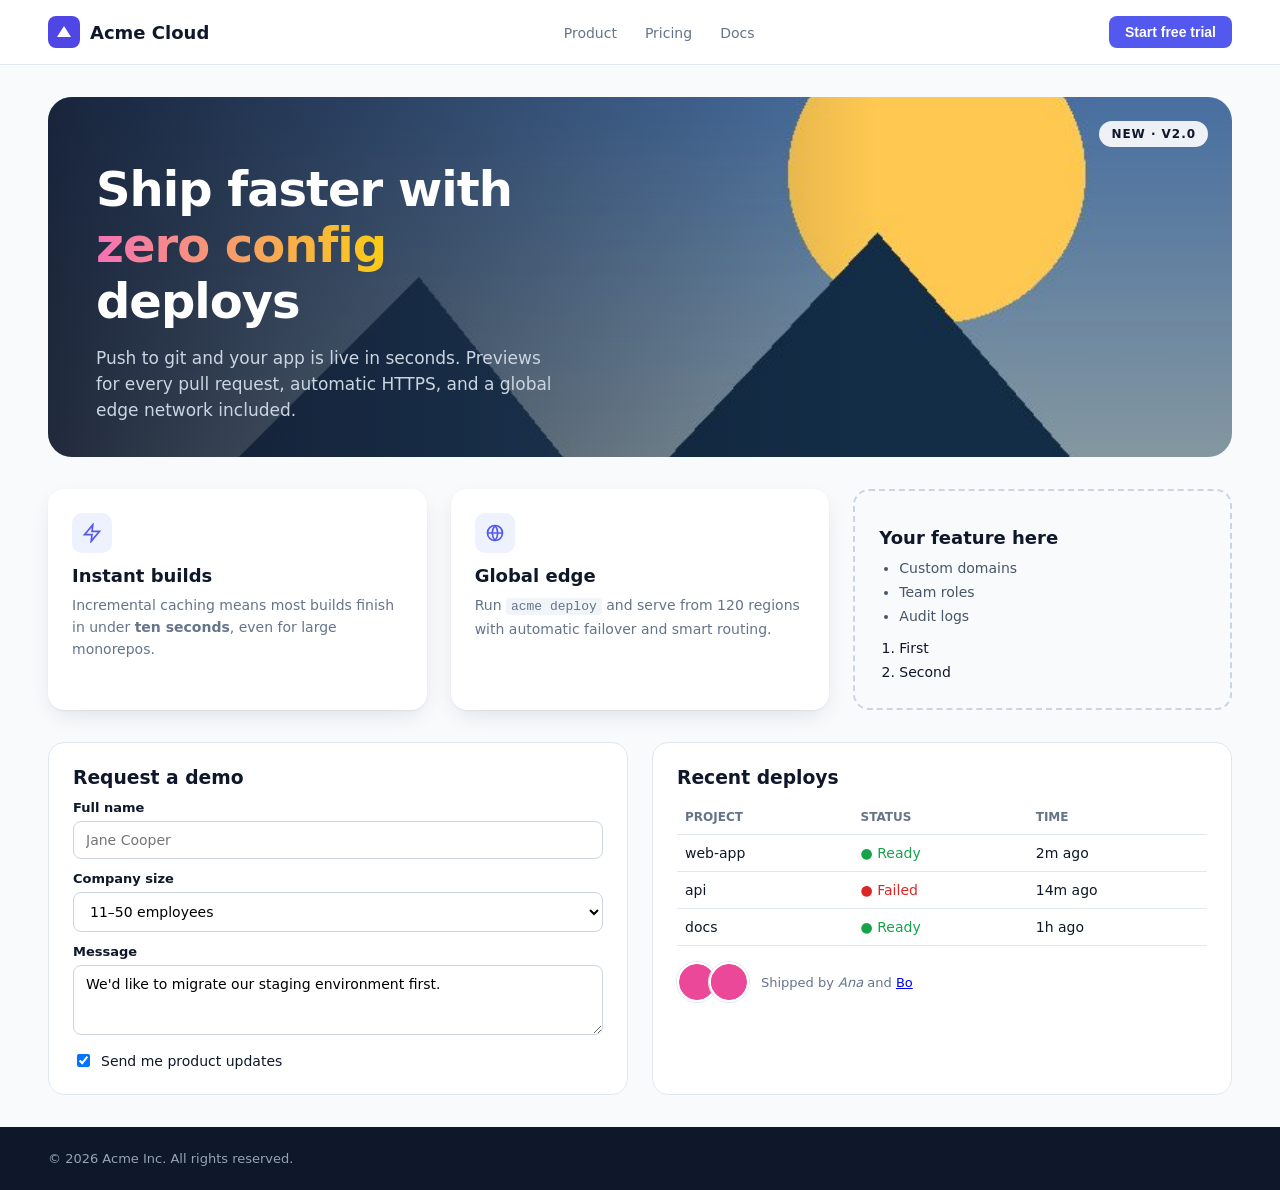
<file: example/index.html>
<!DOCTYPE html>
<html lang="en">
<head>
<meta charset="utf-8">
<title>Acme Landing</title>
<link rel="stylesheet" href="css/style.css">
</head>
<body>
<header class="nav">
  <div class="brand"><img src="img/logo.svg" width="32" height="32" alt="Acme logo"> Acme Cloud</div>
  <ul><li><a href="https://example.com/product">Product</a></li><li><a href="#">Pricing</a></li><li><a href="#">Docs</a></li></ul>
  <button class="cta">Start free trial</button>
</header>
<section class="hero">
  <div class="shade"></div>
  <div class="copy">
    <h1>Ship faster with <span>zero config</span> deploys</h1>
    <p>Push to git and your app is live in seconds. Previews for every pull request, automatic HTTPS, and a global edge network included.</p>
  </div>
  <div class="badge">New · v2.0</div>
</section>
<div class="grid">
  <div class="card">
    <div class="icon"><svg width="20" height="20" viewBox="0 0 24 24" fill="none" stroke="currentColor" stroke-width="2" stroke-linecap="round"><path d="M13 2L3 14h9l-1 8 10-12h-9l1-8z"/></svg></div>
    <h3>Instant builds</h3>
    <p>Incremental caching means most builds finish in under <strong>ten seconds</strong>, even for large monorepos.</p>
  </div>
  <div class="card">
    <div class="icon"><svg width="20" height="20" viewBox="0 0 24 24" fill="none" stroke="currentColor" stroke-width="2"><circle cx="12" cy="12" r="9"/><path d="M3 12h18M12 3a14 14 0 010 18M12 3a14 14 0 000 18"/></svg></div>
    <h3>Global edge</h3>
    <p>Run <code>acme deploy</code> and serve from 120 regions with automatic failover and smart routing.</p>
  </div>
  <div class="card dashed">
    <h3>Your feature here</h3>
    <ul style="margin:0;padding-left:20px;font-size:14px;line-height:24px;color:#475569">
      <li>Custom domains</li><li>Team roles</li><li>Audit logs</li>
    </ul>
    <ol style="margin:8px 0 0;padding-left:20px;font-size:14px;line-height:24px"><li>First</li><li>Second</li></ol>
  </div>
</div>
<div class="two">
  <div>
    <h3 style="margin:0">Request a demo</h3>
    <form>
      <label>Full name</label><input type="text" placeholder="Jane Cooper">
      <label>Company size</label><select><option>11–50 employees</option></select>
      <label>Message</label><textarea rows="3">We'd like to migrate our staging environment first.</textarea>
      <div class="check"><input type="checkbox" checked> Send me product updates</div>
    </form>
  </div>
  <div>
    <h3 style="margin:0 0 12px">Recent deploys</h3>
    <table>
      <tr><th>Project</th><th>Status</th><th>Time</th></tr>
      <tr><td>web-app</td><td style="color:#16a34a">● Ready</td><td>2m ago</td></tr>
      <tr><td>api</td><td style="color:#dc2626">● Failed</td><td>14m ago</td></tr>
      <tr><td>docs</td><td style="color:#16a34a">● Ready</td><td>1h ago</td></tr>
    </table>
    <div class="people"><img src="img/avatar.png" alt="A"><img src="img/avatar.webp" alt="B" style="margin-left:-20px"><span style="font-size:13px;color:#64748b">Shipped by <em>Ana</em> and <a href="https://example.com/bo">Bo</a></span></div>
  </div>
</div>
<footer>© 2026 Acme Inc. All rights reserved.</footer>
</body>
</html>
</file>
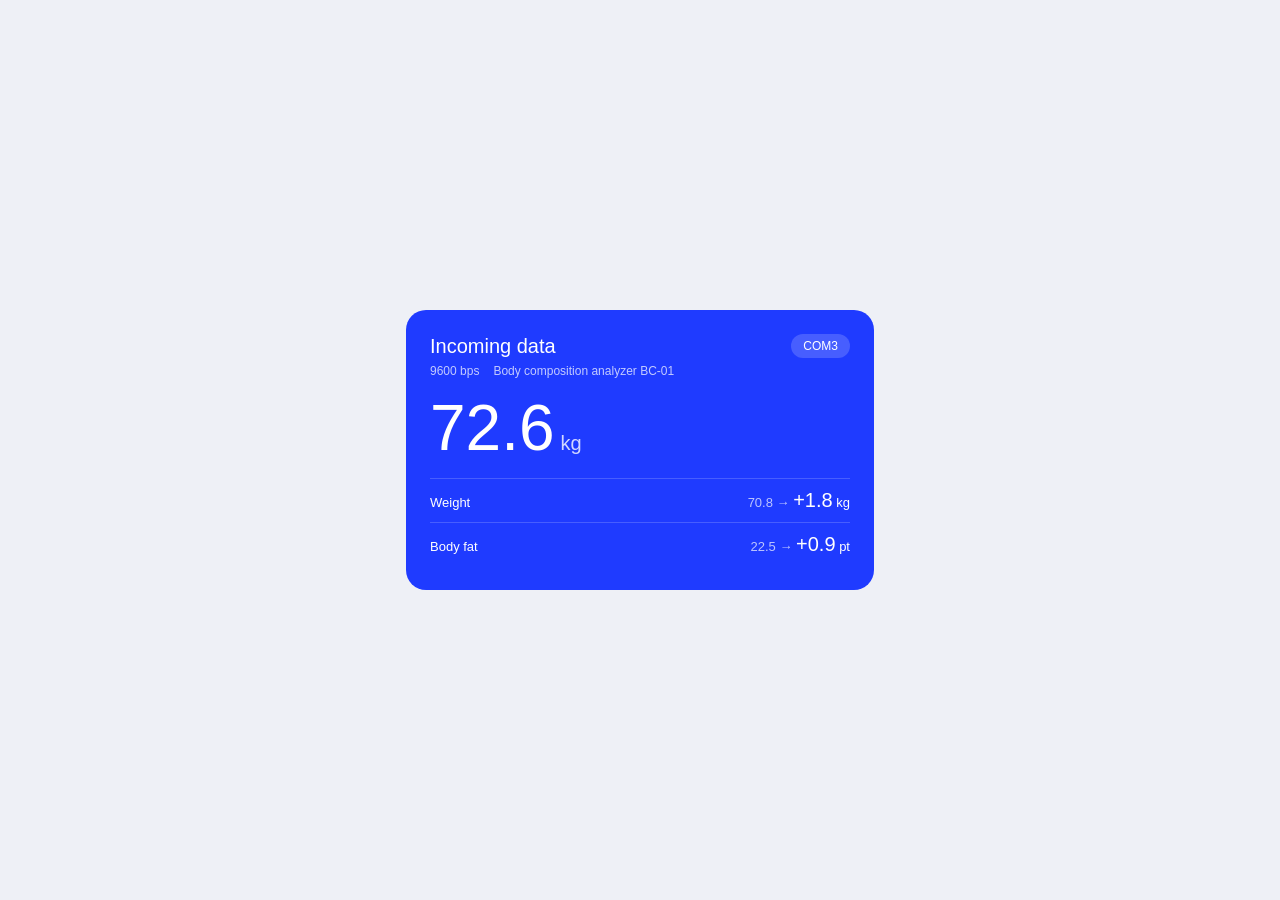
<file: tests/pages/card/index.html>
<!doctype html><html><head><title>v1.6 test card</title><style>
body{margin:0;background:#eef0f6;font-family:Inter,sans-serif;display:grid;place-items:center;min-height:100vh}
.card{width:420px;background:#1f3bff;color:#fff;border-radius:20px;padding:24px;display:flex;flex-direction:column;gap:18px}
.head{display:flex;justify-content:space-between;align-items:flex-start}
.title{font-size:20px;line-height:24px}
.sub{display:flex;gap:14px;font-size:12px;color:#c3cbff;margin-top:6px}
.chip{background:rgba(255,255,255,.18);border-radius:999px;padding:5px 12px;font-size:12px}
.metric{display:flex;align-items:baseline;gap:6px}.big{font-size:64px;line-height:64px;font-weight:300}.unit{font-size:20px;opacity:.8}
.row{display:flex;align-items:baseline;padding:10px 0;border-top:1px solid rgba(255,255,255,.18);font-size:13px}
.row .v{margin-left:auto}.row .v .prev{opacity:.7}.row .v .now{font-size:20px;font-weight:300}
</style></head><body>
<div class="card">
  <div class="head"><div><div class="title">Incoming data</div><div class="sub"><span>9600 bps</span><span>Body composition analyzer BC-01</span></div></div><span class="chip">COM3</span></div>
  <div class="metric"><span class="big">72.6</span><span class="unit">kg</span></div>
  <div>
    <div class="row"><span>Weight</span><span class="v"><span class="prev">70.8 → </span><span class="now">+1.8</span> kg</span></div>
    <div class="row"><span>Body fat</span><span class="v"><span class="prev">22.5 → </span><span class="now">+0.9</span> pt</span></div>
  </div>
</div></body></html>
</file>
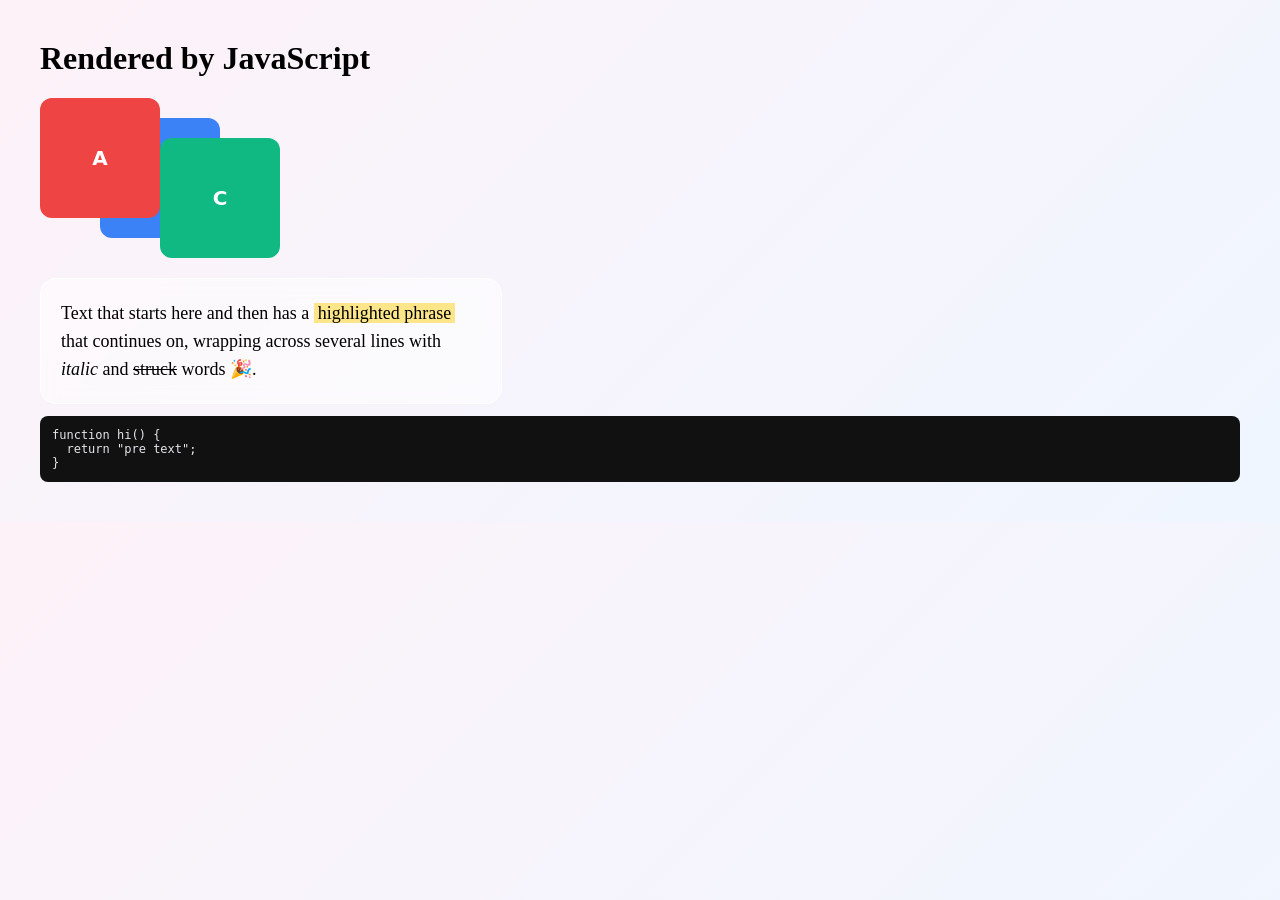
<file: tests/pages/js/index.html>
<!doctype html><html><head><style>
body{font-family:Georgia,serif;margin:40px;background:linear-gradient(135deg,#fdf2f8,#eff6ff)}
.stack{position:relative;height:160px}
.stack div{position:absolute;width:120px;height:120px;border-radius:12px;color:#fff;display:flex;align-items:center;justify-content:center;font:600 20px/1 system-ui}
.a{background:#ef4444;left:0;top:0;z-index:3}.b{background:#3b82f6;left:60px;top:20px;z-index:1}.c{background:#10b981;left:120px;top:40px;z-index:2}
.glass{margin-top:20px;padding:20px;background:rgba(255,255,255,.5);backdrop-filter:blur(8px);border-radius:16px;border:1px solid rgba(255,255,255,.8)}
.inline-mix{font-size:18px;line-height:28px;max-width:420px}
.inline-mix mark{background:#fde68a;padding:0 4px}
pre{background:#111;color:#e5e7eb;padding:12px;border-radius:8px;font-size:12px}
</style></head><body>
<h1 id="t"></h1>
<div class="stack"><div class="a">A</div><div class="b">B</div><div class="c">C</div></div>
<div class="glass inline-mix">Text that starts here and then has a <mark>highlighted phrase</mark> that continues on, wrapping across several lines with <i>italic</i> and <s>struck</s> words 🎉.</div>
<pre>function hi() {
  return "pre text";
}</pre>
<script>document.getElementById('t').textContent='Rendered by JavaScript';</script>
</body></html>
</file>
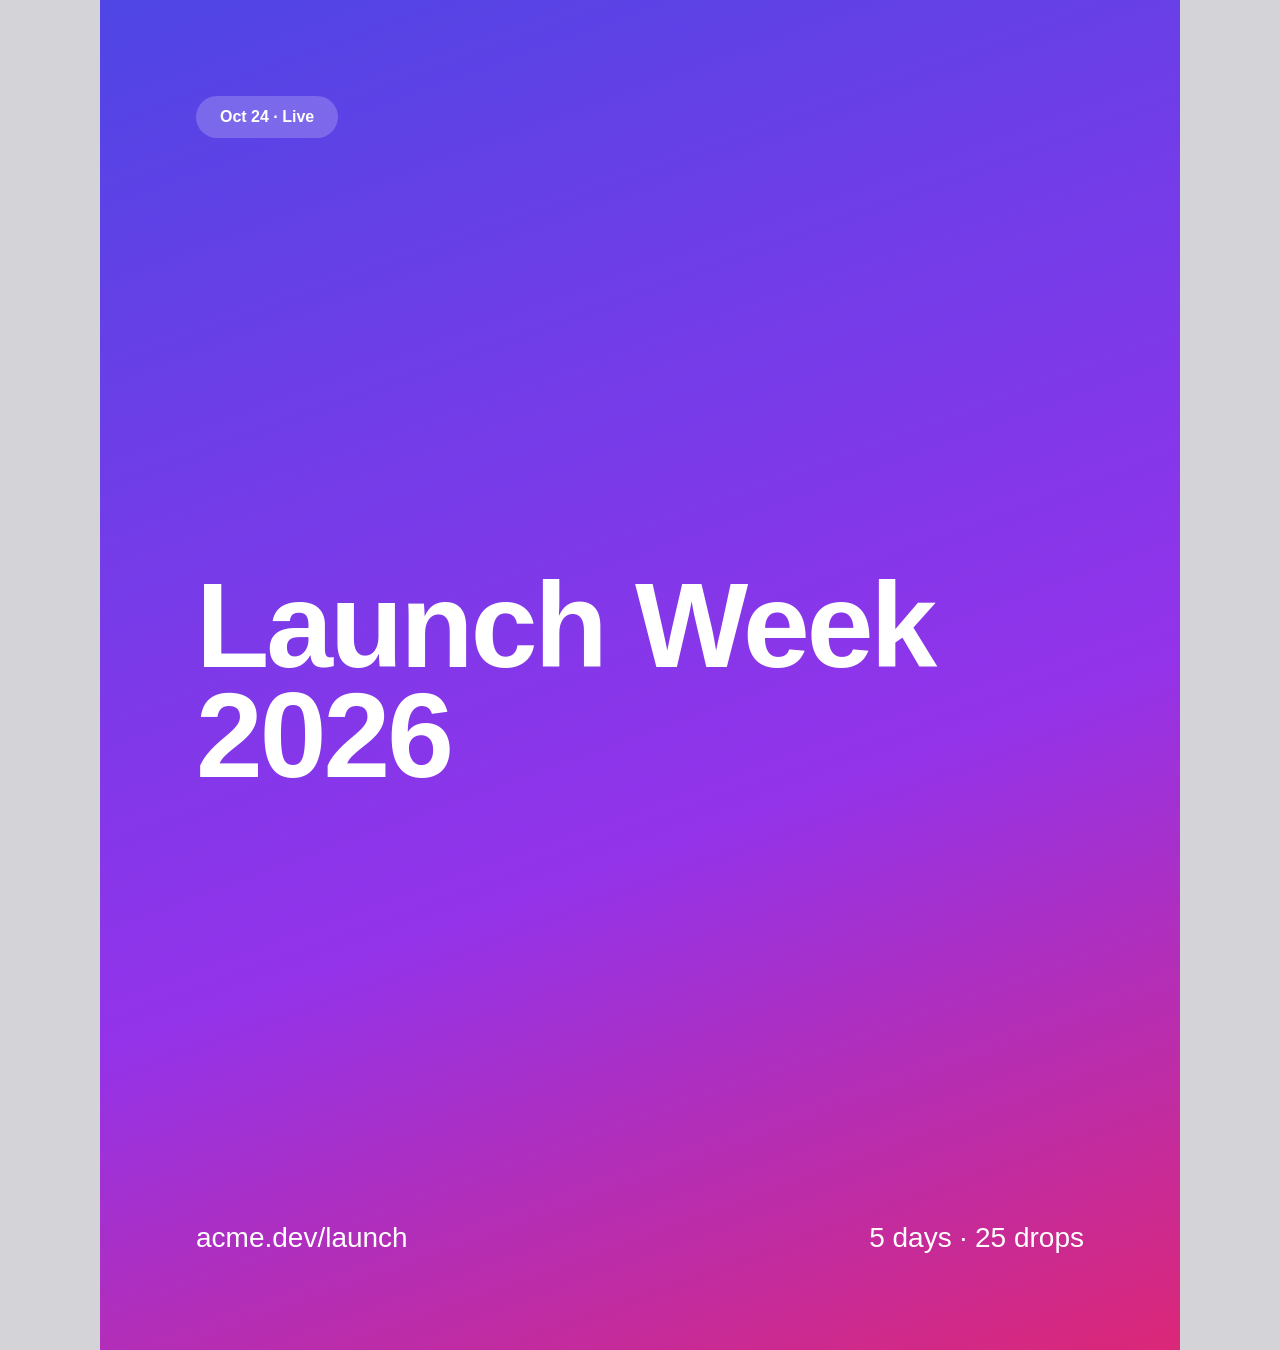
<file: tests/pages/poster/index.html>
<!doctype html><html><head><title>Launch poster</title><style>
body{margin:0;background:#d4d4d8;display:grid;place-items:center;min-height:100vh;font-family:Inter,sans-serif}
.poster{width:1080px;height:1350px;background:linear-gradient(160deg,#4f46e5,#9333ea 60%,#db2777);border-radius:0;display:flex;flex-direction:column;justify-content:space-between;padding:96px;box-sizing:border-box;color:#fff}
.poster h1{font-size:120px;line-height:110px;margin:0;letter-spacing:-3px}
.poster .row{display:flex;justify-content:space-between;align-items:flex-end;font-size:28px}
.tag{background:rgba(255,255,255,.2);padding:12px 24px;border-radius:999px;align-self:flex-start;font-weight:600}
</style></head><body><div class="poster"><div class="tag">Oct 24 · Live</div><h1>Launch Week 2026</h1><div class="row"><span>acme.dev/launch</span><span>5 days · 25 drops</span></div></div></body></html>
</file>
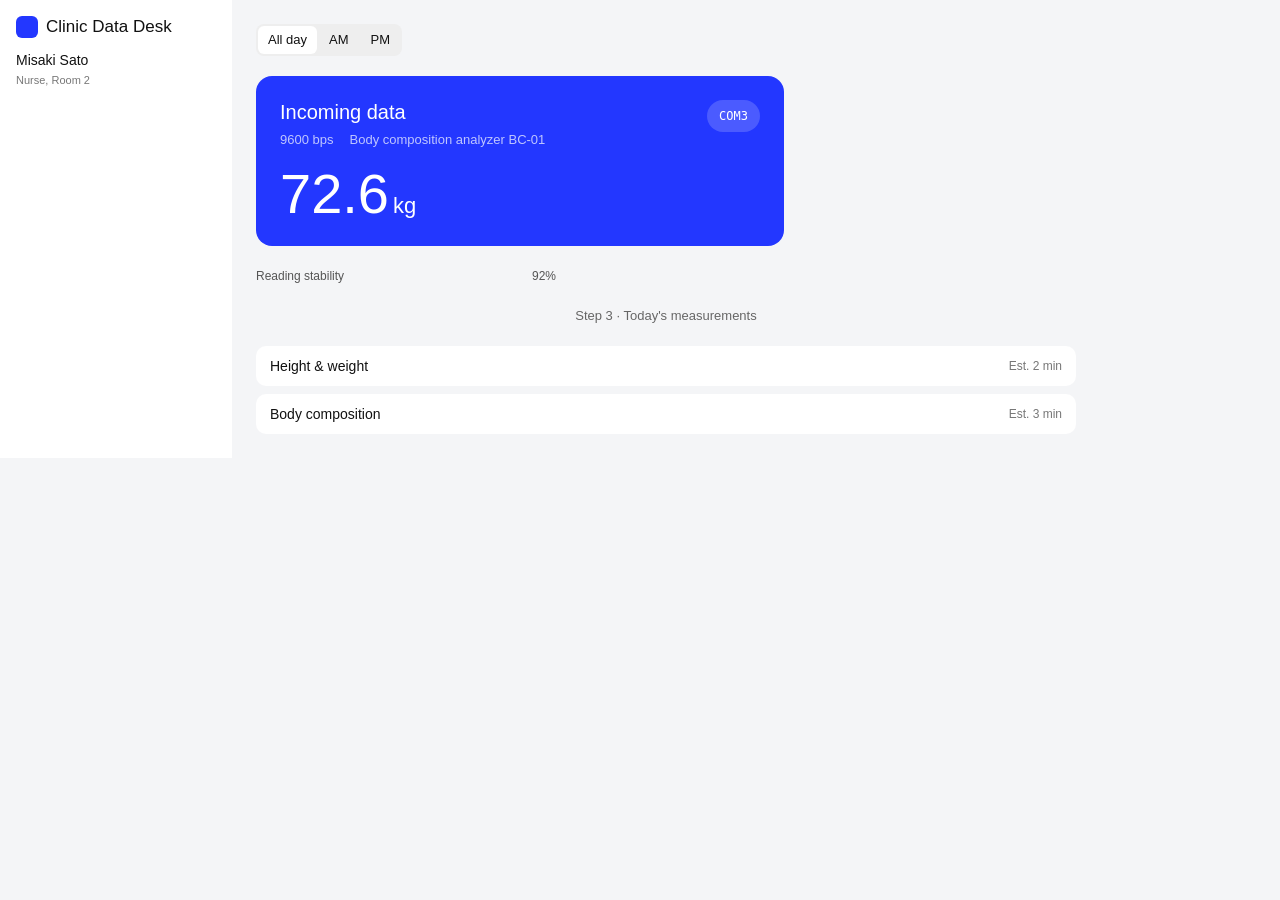
<file: tests/pages/tight/index.html>
<!doctype html><html><head><title>Checkup desk</title><style>
body{margin:0;font:14px/20px Inter,sans-serif;background:#f4f5f7;color:#111}
.app{display:flex;width:1100px}
.side{width:200px;background:#fff;padding:16px;display:flex;flex-direction:column;gap:12px}
.tb-app{display:flex;align-items:center;gap:8px}.tb-app i{width:22px;height:22px;background:#2337ff;border-radius:6px;display:block}
.tb-app span{font-size:17px;font-weight:500;display:block}
.user{display:flex;flex-direction:column}.user div{font-size:11px;color:#777}
.main{flex:1;padding:24px;display:flex;flex-direction:column;gap:20px}
.tabs{display:flex;gap:2px;background:#eee;border-radius:8px;padding:2px}
.tabs span{padding:4px 10px;border-radius:6px;font-size:13px;display:block}.tabs .on{background:#fff;font-weight:500}
.card{background:#2337ff;color:#fff;border-radius:16px;padding:24px;display:flex;flex-direction:column;gap:16px;width:480px}
.head{display:flex;justify-content:space-between;align-items:flex-start}
.title{font-size:20px;line-height:24px}
.sub{display:flex;gap:16px;font-size:13px;color:#bfc6ff;margin-top:6px}
.chip{display:flex;align-items:center;gap:6px;background:rgba(255,255,255,.18);border-radius:999px;padding:6px 12px;font-size:12px}
.chip .num{font-family:ui-monospace,monospace}
.metric{display:flex;align-items:baseline;gap:4px}.metric .big{font-size:56px;line-height:56px;font-weight:300}.metric .unit{font-size:22px}
.label{display:flex;justify-content:space-between;font-size:12px;color:#555}
.center{text-align:center;font-size:13px;color:#666}
.rows{display:flex;flex-direction:column;gap:8px}
.row{display:flex;gap:12px;align-items:center;background:#fff;border-radius:10px;padding:10px 14px}
.row .name{flex:1}.row .eta{font-size:12px;color:#777}
</style></head><body><div class="app">
<div class="side"><div class="tb-app"><i></i><span>Clinic Data Desk</span></div>
<div class="user"><span>Misaki Sato</span><div>Nurse, Room 2</div></div></div>
<div class="main">
<div class="tabs" style="align-self:flex-start"><span class="on">All day</span><span>AM</span><span>PM</span></div>
<div class="card"><div class="head"><div><div class="title">Incoming data</div><div class="sub"><span>9600 bps</span><span>Body composition analyzer BC-01</span></div></div>
<span class="chip"><span class="num">COM3</span></span></div>
<div class="metric"><span class="big">72.6</span><span class="unit">kg</span></div></div>
<div class="label" style="width:300px"><span>Reading stability</span><span class="num">92%</span></div>
<div class="center">Step 3 · Today's measurements</div>
<div class="rows"><div class="row"><span class="name">Height &amp; weight</span><span class="eta">Est. 2 min</span></div>
<div class="row"><span class="name">Body composition</span><span class="eta">Est. 3 min</span></div></div>
</div></div></body></html>
</file>
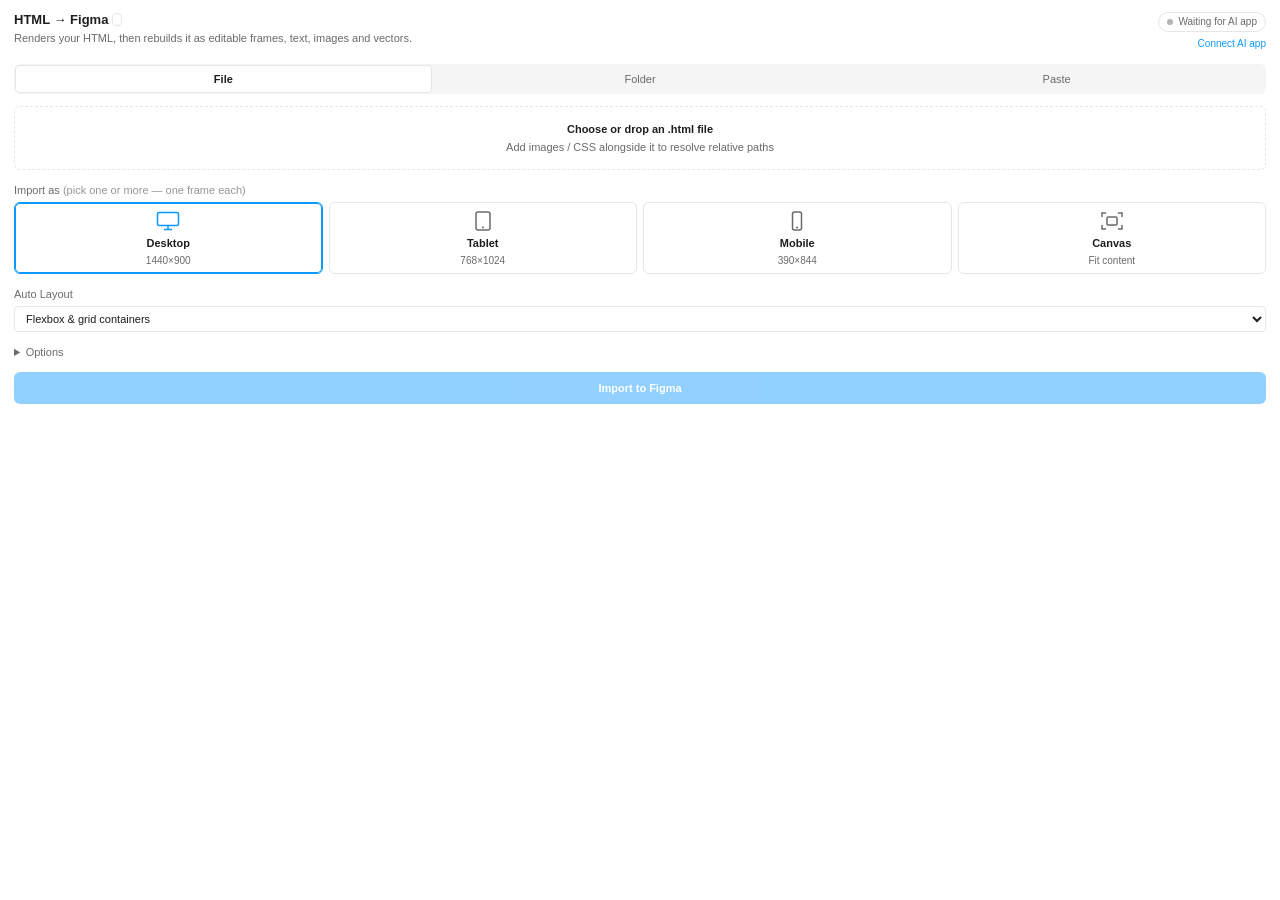
<file: ui.html>
<!DOCTYPE html>
<html>
<head>
<meta charset="utf-8">
<style>
  :root {
    --bg: var(--figma-color-bg, #ffffff);
    --bg2: var(--figma-color-bg-secondary, #f5f5f5);
    --text: var(--figma-color-text, #1e1e1e);
    --text2: var(--figma-color-text-secondary, #6b6b6b);
    --border: var(--figma-color-border, #e6e6e6);
    --brand: var(--figma-color-bg-brand, #0d99ff);
    --brand-text: var(--figma-color-text-onbrand, #ffffff);
    --danger: var(--figma-color-text-danger, #dc3412);
    --success: var(--figma-color-text-success, #14ae5c);
  }
  * { box-sizing: border-box; }
  html, body { margin: 0; background: var(--bg); color: var(--text);
    font: 11px/16px Inter, -apple-system, "Segoe UI", Roboto, sans-serif; }
  main { padding: 12px 14px 14px; display: flex; flex-direction: column; gap: 12px; }
  h1 { font-size: 13px; font-weight: 600; margin: 0; }
  .sub { color: var(--text2); margin-top: 2px; }
  .tabs { display: flex; gap: 2px; background: var(--bg2); padding: 2px; border-radius: 6px; }
  .tabs button { flex: 1; border: 0; background: transparent; color: var(--text2); padding: 5px 0;
    border-radius: 4px; font: inherit; cursor: pointer; }
  .tabs button.on { background: var(--bg); color: var(--text); font-weight: 600;
    box-shadow: 0 0 0 1px var(--border); }
  .drop { border: 1px dashed var(--border); border-radius: 6px; padding: 14px 10px; text-align: center;
    color: var(--text2); cursor: pointer; transition: border-color .15s, background .15s; }
  .drop:hover, .drop.over { border-color: var(--brand); background: var(--bg2); }
  .drop strong { color: var(--text); display: block; font-weight: 600; margin-bottom: 2px; word-break: break-all; }
  .row { display: flex; gap: 8px; align-items: center; }
  .field { display: flex; flex-direction: column; gap: 4px; }
  label.lbl { color: var(--text2); }
  input[type=text], input[type=number], select, textarea {
    width: 100%; font: inherit; color: var(--text); background: var(--bg); border: 1px solid var(--border);
    border-radius: 4px; padding: 5px 7px; outline: none; }
  input:focus, select:focus, textarea:focus { border-color: var(--brand); }
  textarea { height: 120px; resize: vertical; font-family: ui-monospace, Menlo, monospace; font-size: 10px; }
  .ver { font-weight: 400; font-size: 10px; color: var(--text2); border: 1px solid var(--border); border-radius: 4px;
    padding: 0 4px; margin-left: 4px; vertical-align: 1px; }
  .pill.warn { color: var(--danger); border-color: currentColor; }
  .pill.warn i { background: currentColor; opacity: 1; }
  .headr { display: flex; flex-direction: column; align-items: flex-end; gap: 4px; }
  .pill { cursor: pointer; }
  .linkbtn { border: 0; background: none; color: var(--brand); font: inherit; font-size: 10px; padding: 0; cursor: pointer; }
  .linkbtn:hover { text-decoration: underline; }
  #connectView { padding: 12px 14px 14px; display: flex; flex-direction: column; gap: 12px; }
  .bar { display: flex; align-items: center; gap: 8px; }
  .back { border: 1px solid var(--border); background: var(--bg); color: var(--text); border-radius: 4px; font: inherit; padding: 2px 8px; cursor: pointer; }
  .card { background: var(--bg2); border-radius: 6px; padding: 10px; }
  .card strong { display: block; margin-bottom: 4px; }
  .card p, .where, .extra { margin: 0; color: var(--text2); }
  .where b, .card b { color: var(--text); font-weight: 600; }
  .snip { position: relative; }
  .snip pre { margin: 0; background: var(--bg2); border: 1px solid var(--border); border-radius: 6px; padding: 8px 8px 8px 8px;
    font: 10px/14px ui-monospace, Menlo, monospace; white-space: pre-wrap; word-break: break-all; max-height: 180px; overflow: auto; }
  .snip button { position: absolute; top: 6px; right: 6px; border: 0; border-radius: 4px; background: var(--brand); color: var(--brand-text);
    font: inherit; font-size: 10px; font-weight: 600; padding: 3px 8px; cursor: pointer; }
  .field small { color: var(--text2); }
  .connstatus { display: flex; align-items: center; gap: 6px; color: var(--text2); border-top: 1px solid var(--border); padding-top: 10px; }
  .connstatus i { width: 8px; height: 8px; border-radius: 4px; background: var(--text2); opacity: .5; flex: none; }
  .connstatus.on { color: var(--success); } .connstatus.on i { background: currentColor; opacity: 1; }
  .head { display: flex; justify-content: space-between; align-items: flex-start; gap: 8px; }
  .pill { display: inline-flex; align-items: center; gap: 5px; white-space: nowrap; border: 1px solid var(--border);
    border-radius: 10px; padding: 1px 8px; color: var(--text2); font-size: 10px; }
  .pill i { width: 6px; height: 6px; border-radius: 3px; background: var(--text2); opacity: .5; }
  .pill.on { color: var(--success); border-color: currentColor; }
  .pill.on i { background: currentColor; opacity: 1; }
  .pill.busy i { background: var(--brand); opacity: 1; }
  .devices { display: grid; grid-template-columns: repeat(4, 1fr); gap: 6px; }
  .device { border: 1px solid var(--border); background: var(--bg); color: var(--text); border-radius: 6px;
    padding: 8px 2px 6px; font: inherit; cursor: pointer; display: flex; flex-direction: column; align-items: center; gap: 4px; }
  .device svg { width: 24px; height: 20px; stroke: var(--text2); fill: none; stroke-width: 1.5; }
  .device span { font-weight: 600; }
  .device small { color: var(--text2); font-size: 10px; line-height: 12px; }
  .device.on { border-color: var(--brand); box-shadow: inset 0 0 0 1px var(--brand); }
  .device.on svg { stroke: var(--brand); }
  .sizes { display: grid; grid-template-columns: auto 1fr auto 1fr; gap: 6px 6px; align-items: center; }
  .sizes span { color: var(--text2); }
  .checks { display: flex; flex-direction: column; gap: 6px; }
  .checks label { display: flex; gap: 6px; align-items: flex-start; cursor: pointer; }
  .checks small { color: var(--text2); display: block; }
  details summary { cursor: pointer; color: var(--text2); user-select: none; }
  details[open] summary { margin-bottom: 8px; }
  .go { border: 0; border-radius: 6px; background: var(--brand); color: var(--brand-text); font: inherit;
    font-weight: 600; padding: 8px; cursor: pointer; }
  .go:disabled { opacity: .45; cursor: default; }
  #status { min-height: 16px; color: var(--text2); }
  #status.err { color: var(--danger); }
  #status.ok { color: var(--success); }
  .hidden { display: none !important; }
  #stage { position: fixed; left: 0; top: 0; border: 0; opacity: 0; pointer-events: none; z-index: -1; }
</style>
</head>
<body>
<iframe id="stage" title="render stage"></iframe>
<main id="mainView">
  <div class="head">
    <div>
      <h1>HTML → Figma <span class="ver" id="ver" title="Plugin version"></span></h1>
      <div class="sub">Renders your HTML, then rebuilds it as editable frames, text, images and vectors.</div>
    </div>
    <div class="headr">
      <span class="pill" id="bridgePill" title="Connection to your AI app" role="button" tabindex="0"><i></i><span>AI off</span></span>
      <button class="linkbtn" id="openConnect">Connect AI app</button>
    </div>
  </div>

  <div class="tabs" role="tablist">
    <button class="on" data-tab="file">File</button>
    <button data-tab="folder">Folder</button>
    <button data-tab="paste">Paste</button>
  </div>

  <div data-pane="file">
    <div class="drop" id="dropFile">
      <strong id="fileLabel">Choose or drop an .html file</strong>
      <span>Add images / CSS alongside it to resolve relative paths</span>
    </div>
    <input type="file" id="fileInput" class="hidden" multiple
      accept=".html,.htm,.css,.js,.png,.jpg,.jpeg,.gif,.webp,.svg,.avif,.woff,.woff2,.ttf,.otf">
  </div>
  <div data-pane="folder" class="hidden">
    <div class="drop" id="dropFolder">
      <strong id="folderLabel">Choose a site folder</strong>
      <span>Relative images, stylesheets and fonts are resolved from it</span>
    </div>
    <input type="file" id="folderInput" class="hidden" webkitdirectory directory multiple>
  </div>
  <div data-pane="paste" class="hidden">
    <textarea id="pasteInput" placeholder="<!DOCTYPE html>&#10;<html>…"></textarea>
  </div>

  <div class="field hidden" id="entryField">
    <label class="lbl" for="entrySelect">Page to import</label>
    <select id="entrySelect"></select>
  </div>

  <div class="field">
    <label class="lbl">Import as <span style="opacity:.7">(pick one or more — one frame each)</span></label>
    <div class="devices" id="devices">
      <button class="device on" data-device="desktop" title="Desktop">
        <svg viewBox="0 0 24 20"><rect x="1.5" y="1.5" width="21" height="13" rx="1.5"/><path d="M8 18.5h8M12 14.5v4"/></svg>
        <span>Desktop</span><small data-dim="desktop">1440×900</small></button>
      <button class="device" data-device="tablet" title="Tablet">
        <svg viewBox="0 0 24 20"><rect x="5" y="1" width="14" height="18" rx="2"/><path d="M11 16.5h2"/></svg>
        <span>Tablet</span><small data-dim="tablet">768×1024</small></button>
      <button class="device" data-device="mobile" title="Mobile">
        <svg viewBox="0 0 24 20"><rect x="7.5" y="1" width="9" height="18" rx="2"/><path d="M11 16.5h2"/></svg>
        <span>Mobile</span><small data-dim="mobile">390×844</small></button>
      <button class="device" data-device="canvas" title="Canvas: frame sized to the page's own content">
        <svg viewBox="0 0 24 20"><path d="M2 6V2h4M18 2h4v4M22 14v4h-4M6 18H2v-4"/><rect x="7" y="6" width="10" height="8" rx="1"/></svg>
        <span>Canvas</span><small>Fit content</small></button>
    </div>
  </div>

  <div class="field">
    <label class="lbl" for="optAL">Auto Layout</label>
    <select id="optAL">
      <option value="flex" selected>Flexbox &amp; grid containers</option>
      <option value="all">Flexbox, grid &amp; stacked blocks</option>
      <option value="off">Off (absolute positions)</option>
    </select>
  </div>

  <details>
    <summary>Options</summary>
    <div class="checks">
      <label><input type="checkbox" id="optScripts" checked>
        <span>Run JavaScript<small>Needed for pages built by scripts (Tailwind CDN, React…)</small></span></label>
      <label><input type="checkbox" id="optFlatten" checked>
        <span>Remove empty wrappers<small>Skip divs with no fill, border or clipping</small></span></label>
      <label><input type="checkbox" id="optAnim" checked>
        <span>Freeze animations<small>Capture elements in their resting state</small></span></label>
      <div class="field">
        <label class="lbl" for="optText">Text layers</label>
        <select id="optText">
          <option value="paragraph">One layer per paragraph (editable)</option>
          <option value="lines">One layer per line (pixel-exact)</option>
        </select>
      </div>
      <label><input type="checkbox" id="optCrop">
        <span>Crop to one screen<small>Desktop/Tablet/Mobile frames use the screen height; the rest of the page is clipped, not removed</small></span></label>
      <div class="field">
        <label class="lbl">Screen sizes (width × height)</label>
        <div class="sizes">
          <span>Desktop</span><input type="number" id="szDesktopW" value="1440" min="120" max="8000"><span>×</span><input type="number" id="szDesktopH" value="900" min="100">
          <span>Tablet</span><input type="number" id="szTabletW" value="768" min="120" max="8000"><span>×</span><input type="number" id="szTabletH" value="1024" min="100">
          <span>Mobile</span><input type="number" id="szMobileW" value="390" min="120" max="8000"><span>×</span><input type="number" id="szMobileH" value="844" min="100">
        </div>
      </div>
      <div class="field">
        <label class="lbl" for="optWait">Wait after load (ms)</label>
        <input type="number" id="optWait" value="400" min="0" step="100">
      </div>
      <div class="field">
        <label class="lbl" for="optBase">Base URL for relative links (optional)</label>
        <input type="text" id="optBase" placeholder="https://example.com/">
      </div>
      <label><input type="checkbox" id="optBridge" checked>
        <span>Let AI apps import (MCP)<small>Lets Claude, ChatGPT, Cursor and other connected AI apps send HTML to this plugin while it's open</small></span></label>
      <div class="field">
        <label class="lbl" for="optPort">MCP bridge port</label>
        <input type="number" id="optPort" value="3055" min="1024" max="65535">
      </div>
    </div>
  </details>

  <button class="go" id="go" disabled>Import to Figma</button>
  <div id="status"></div>
</main>

<section id="connectView" class="hidden">
  <div class="bar"><button class="back" id="connBack">‹ Back</button><h1>Connect an AI app</h1></div>
  <div class="card">
    <strong>Easiest: run the installer</strong>
    <p>Open the plugin folder and double-click <b>Install - Mac</b> or <b>Install - Windows</b>. It finds Claude, ChatGPT,
      Cursor, VS Code and other AI apps on this computer and connects them all. Then restart those apps.</p>
  </div>
  <div class="field">
    <label class="lbl" for="connApp">Or set up one app by hand</label>
    <select id="connApp">
      <option value="claude-desktop">Claude Desktop</option>
      <option value="claude-code">Claude Code</option>
      <option value="chatgpt">ChatGPT desktop / Codex</option>
      <option value="cursor">Cursor</option>
      <option value="vscode">VS Code (Copilot)</option>
      <option value="windsurf">Windsurf</option>
      <option value="gemini">Gemini CLI</option>
      <option value="lmstudio">LM Studio</option>
      <option value="other">Another app</option>
    </select>
  </div>
  <p class="where" id="connWhere"></p>
  <div class="snip"><pre id="connSnippet"></pre><button id="connCopy">Copy</button></div>
  <p class="extra" id="connExtra"></p>
  <div class="field">
    <label class="lbl" for="connServerPath">Where html-to-figma-mcp.mjs is on this computer</label>
    <input type="text" id="connServerPath" placeholder="…/html-to-figma/mcp-server/html-to-figma-mcp.mjs">
    <small id="connPathHint"></small>
  </div>
  <input type="hidden" id="connNodePath">
  <div class="connstatus" id="connStatus"><i></i><span></span></div>
</section>

<script id="h2f-extractor">
/* =====================================================================
 *  Extractor: render HTML in a hidden iframe, walk the DOM, and produce
 *  a plain-JSON layer tree the main thread turns into Figma nodes.
 * ===================================================================== */
const Extractor = (() => {
  const SKIP = new Set(['script', 'style', 'link', 'meta', 'head', 'title', 'noscript', 'template', 'base', 'datalist', 'option', 'optgroup', 'param', 'source', 'track', 'area', 'map']);
  const NOT_INLINE = new Set(['img', 'svg', 'video', 'canvas', 'iframe', 'input', 'textarea', 'select', 'object', 'embed', 'picture', 'button', 'audio', 'math', 'progress', 'meter']);

  /* ---------- colors ---------- */
  const colorCache = new Map();
  let colorCtx = null;
  function parseColor(str) {
    if (!str) return null;
    str = str.trim();
    if (colorCache.has(str)) return colorCache.get(str);
    let out = null;
    const m = str.match(/^rgba?\(\s*([\d.]+)[,\s]+([\d.]+)[,\s]+([\d.]+)(?:\s*[,/]\s*([\d.]+%?))?\s*\)$/i);
    if (m) {
      let a = m[4] === undefined ? 1 : m[4].endsWith('%') ? parseFloat(m[4]) / 100 : parseFloat(m[4]);
      out = { r: +m[1] / 255, g: +m[2] / 255, b: +m[3] / 255, a };
    } else if (str === 'transparent') {
      out = { r: 0, g: 0, b: 0, a: 0 };
    } else {
      // Modern color spaces (oklch, lab, color(), color-mix…): let the browser convert to sRGB.
      if (!colorCtx) {
        const c = document.createElement('canvas'); c.width = c.height = 1;
        colorCtx = c.getContext('2d', { willReadFrequently: true });
      }
      colorCtx.clearRect(0, 0, 1, 1);
      colorCtx.fillStyle = '#000';
      colorCtx.fillStyle = str;
      colorCtx.fillRect(0, 0, 1, 1);
      const d = colorCtx.getImageData(0, 0, 1, 1).data;
      out = { r: d[0] / 255, g: d[1] / 255, b: d[2] / 255, a: d[3] / 255 };
    }
    colorCache.set(str, out);
    return out;
  }
  const cssRgba = (c) => `rgba(${Math.round(c.r * 255)}, ${Math.round(c.g * 255)}, ${Math.round(c.b * 255)}, ${+c.a.toFixed(3)})`;

  /* ---------- small parsers ---------- */
  function splitTop(str, sep = ',') {
    const out = []; let depth = 0, cur = '', quote = null;
    for (const ch of str) {
      if (quote) { cur += ch; if (ch === quote) quote = null; continue; }
      if (ch === '"' || ch === "'") { quote = ch; cur += ch; continue; }
      if (ch === '(') depth++;
      else if (ch === ')') depth--;
      if (depth === 0 && (sep === ' ' ? /\s/.test(ch) : ch === sep)) {
        if (cur.trim()) out.push(cur.trim()); cur = ''; continue;
      }
      cur += ch;
    }
    if (cur.trim()) out.push(cur.trim());
    return out;
  }
  const px = (v) => { const n = parseFloat(v); return isFinite(n) ? n : 0; };
  const COLOR_START = /^(rgba?|hsla?|hwb|lab|lch|oklab|oklch|color|color-mix|#|transparent|currentcolor|light-dark)/i;

  function parseAngle(tok, w, h) {
    tok = tok.trim();
    let m;
    if ((m = tok.match(/^(-?[\d.]+)(deg|turn|rad|grad)$/))) {
      const v = parseFloat(m[1]);
      return m[2] === 'deg' ? v : m[2] === 'turn' ? v * 360 : m[2] === 'rad' ? v * 180 / Math.PI : v * 0.9;
    }
    if (tok.startsWith('to ')) {
      const t = tok.slice(3).split(/\s+/).sort().join(' ');
      const diag = Math.atan2(h, w) * 180 / Math.PI;
      const map = {
        'top': 0, 'right': 90, 'bottom': 180, 'left': 270,
        'right top': diag, 'bottom right': 180 - diag, 'bottom left': 180 + diag, 'left top': 360 - diag,
      };
      if (t in map) return map[t];
    }
    return null;
  }

  function parseStops(args, lengthPx) {
    const stops = [];
    for (const a of args) {
      const toks = splitTop(a, ' ');
      if (!toks.length) continue;
      const colorTok = toks.find((t) => COLOR_START.test(t)) || (toks.length === 1 && !/\d/.test(toks[0]) ? toks[0] : null);
      if (!colorTok) continue; // interpolation hint
      const color = parseColor(colorTok);
      if (!color) continue;
      const poss = toks.filter((t) => t !== colorTok).map((t) =>
        t.endsWith('%') ? parseFloat(t) / 100 : lengthPx ? px(t) / lengthPx : null).filter((v) => v !== null && isFinite(v));
      if (!poss.length) stops.push({ color, position: null });
      else for (const p of poss) stops.push({ color, position: p });
    }
    if (!stops.length) return null;
    if (stops[0].position === null) stops[0].position = 0;
    if (stops[stops.length - 1].position === null) stops[stops.length - 1].position = 1;
    // Fill missing positions by interpolation; enforce monotonic order.
    for (let i = 1; i < stops.length; i++) {
      if (stops[i].position !== null) { stops[i].position = Math.max(stops[i].position, stops[i - 1].position); continue; }
      let j = i; while (stops[j].position === null) j++;
      const a = stops[i - 1].position, b = stops[j].position;
      for (let k = i; k < j; k++) stops[k].position = a + (b - a) * (k - i + 1) / (j - i + 1);
    }
    for (const s of stops) s.position = Math.min(1, Math.max(0, s.position));
    // Avoid gray fringes: transparent stops borrow their neighbour's hue (CSS interpolates premultiplied).
    stops.forEach((s, i) => {
      if (s.color.a === 0) {
        const n = stops[i + 1] && stops[i + 1].color.a > 0 ? stops[i + 1] : stops[i - 1];
        if (n) s.color = { ...n.color, a: 0 };
      }
    });
    return stops;
  }

  function parseBackgroundLayers(cs, w, h) {
    const img = cs.backgroundImage;
    if (!img || img === 'none') return [];
    const sizes = splitTop(cs.backgroundSize || 'auto');
    const repeats = splitTop(cs.backgroundRepeat || 'repeat');
    const layers = splitTop(img);
    const out = [];
    layers.forEach((layer, i) => {
      let m;
      if ((m = layer.match(/^url\((['"]?)(.*)\1\)$/s))) {
        const size = sizes[i % sizes.length] || 'auto';
        const repeat = repeats[i % repeats.length] || 'repeat';
        let scaleMode = 'FILL';
        if (size === 'contain') scaleMode = 'FIT';
        else if (size === 'cover' || size.startsWith('100%')) scaleMode = 'FILL';
        else if (/repeat(?!-)|round|space/.test(repeat) && !/no-repeat/.test(repeat)) scaleMode = 'TILE';
        out.push({ type: 'IMAGE', url: m[2], scaleMode });
        return;
      }
      if ((m = layer.match(/^(repeating-)?(linear|radial|conic)-gradient\((.*)\)$/s))) {
        const kind = m[2];
        const args = splitTop(m[3]);
        if (kind === 'linear') {
          let angle = 180;
          if (args.length && !COLOR_START.test(args[0])) {
            const a = parseAngle(args[0], w, h);
            if (a !== null) { angle = a; args.shift(); }
          }
          const r = angle * Math.PI / 180;
          const L = Math.abs(w * Math.sin(r)) + Math.abs(h * Math.cos(r));
          const stops = parseStops(args, L);
          if (stops) out.push({ type: 'GRADIENT_LINEAR', angle, stops });
        } else {
          if (args.length && !COLOR_START.test(args[0])) args.shift();
          const stops = parseStops(args, Math.max(w, h) / 2);
          if (stops) out.push({ type: kind === 'radial' ? 'GRADIENT_RADIAL' : 'GRADIENT_ANGULAR', stops });
        }
      }
    });
    return out.reverse(); // CSS lists topmost first; Figma paints the last fill on top
  }

  function parseShadows(str) {
    if (!str || str === 'none') return [];
    const out = [];
    for (const part of splitTop(str)) {
      const toks = splitTop(part, ' ');
      const inset = toks.includes('inset');
      const colorTok = toks.find((t) => COLOR_START.test(t));
      const nums = toks.filter((t) => t !== 'inset' && t !== colorTok).map(px);
      const color = parseColor(colorTok || 'rgba(0,0,0,1)');
      if (!color || color.a === 0) continue;
      const [x = 0, y = 0, blur = 0, spread = 0] = nums;
      if (!x && !y && !blur && !spread) continue;
      out.push({ type: inset ? 'INNER_SHADOW' : 'DROP_SHADOW', color, x, y, blur, spread });
    }
    return out.reverse();
  }

  function parseRadius(v, w, h) {
    const first = (v || '0').split(/\s+/)[0];
    if (first.endsWith('%')) return Math.min(w, h) * parseFloat(first) / 100;
    return Math.min(px(first), Math.min(w, h) / 2);
  }

  function filterBlur(v) {
    const m = v && v !== 'none' && v.match(/blur\(([\d.]+)px\)/);
    return m ? parseFloat(m[1]) : 0;
  }

  /* ---------- extraction context ---------- */
  function createContext(win, opts) {
    const doc = win.document;
    const csCache = new WeakMap();
    const cs = (el) => { let s = csCache.get(el); if (!s) { s = win.getComputedStyle(el); csCache.set(el, s); } return s; };
    return {
      win, doc, opts, cs,
      inlineCache: new WeakMap(),
      styleCache: new WeakMap(),
      decoCache: new WeakMap(),
      assets: new Map(), // url -> { uses: [{ node, kind }] }
      stats: { nodes: 0, texts: 0, images: 0 },
    };
  }

  function useAsset(ctx, url, node, kind, extra) {
    if (!ctx.assets.has(url)) ctx.assets.set(url, { uses: [] });
    ctx.assets.get(url).uses.push({ node, kind, ...extra });
  }

  function nameOf(el) {
    let n = el.localName;
    if (el.id) n += '#' + el.id;
    else if (typeof el.className === 'string' && el.className.trim()) n += '.' + el.className.trim().split(/\s+/)[0];
    const label = el.getAttribute && (el.getAttribute('aria-label') || el.getAttribute('alt') || el.getAttribute('title'));
    if (label) n += ` "${label.slice(0, 30)}"`;
    return n;
  }

  function visualsOf(ctx, el, s, w, h, skipBg) {
    const v = { fills: [], strokes: null, effects: [], radius: null, clip: false, opacity: 1 };
    if (!skipBg && s.backgroundClip !== 'text' && s.webkitBackgroundClip !== 'text') {
      const bg = parseColor(s.backgroundColor);
      if (bg && bg.a > 0) v.fills.push({ type: 'SOLID', color: bg });
      for (const layer of parseBackgroundLayers(s, w, h)) v.fills.push(layer);
    }
    const sides = ['Top', 'Right', 'Bottom', 'Left'];
    const widths = sides.map((sd) => {
      const st = s['border' + sd + 'Style'];
      const c = parseColor(s['border' + sd + 'Color']);
      return st === 'none' || st === 'hidden' || !c || c.a === 0 ? 0 : px(s['border' + sd + 'Width']);
    });
    if (widths.some((x) => x > 0)) {
      const idx = widths.indexOf(Math.max(...widths));
      v.strokes = {
        color: parseColor(s['border' + sides[idx] + 'Color']),
        top: widths[0], right: widths[1], bottom: widths[2], left: widths[3],
        style: s['border' + sides[idx] + 'Style'],
      };
    }
    const r = [
      parseRadius(s.borderTopLeftRadius, w, h), parseRadius(s.borderTopRightRadius, w, h),
      parseRadius(s.borderBottomRightRadius, w, h), parseRadius(s.borderBottomLeftRadius, w, h),
    ];
    if (r.some((x) => x > 0)) v.radius = r;
    v.effects = parseShadows(s.boxShadow);
    const blur = filterBlur(s.filter);
    if (blur) v.effects.push({ type: 'LAYER_BLUR', radius: blur * 2 });
    const bblur = filterBlur(s.backdropFilter || s.webkitBackdropFilter);
    if (bblur) v.effects.push({ type: 'BACKGROUND_BLUR', radius: bblur * 2 });
    v.clip = s.overflowX !== 'visible' || s.overflowY !== 'visible';
    v.opacity = parseFloat(s.opacity);
    return v;
  }

  const hasPaint = (v) => v.fills.length || v.strokes || v.effects.length;

  function boxVisible(ctx, el, s) {
    const bg = parseColor(s.backgroundColor);
    if (bg && bg.a > 0) return true;
    if (s.backgroundImage !== 'none' && s.backgroundClip !== 'text' && s.webkitBackgroundClip !== 'text') return true;
    if (['Top', 'Right', 'Bottom', 'Left'].some((sd) => px(s['border' + sd + 'Width']) > 0 && s['border' + sd + 'Style'] !== 'none')) return true;
    if (parseShadows(s.boxShadow).length) return true;
    return false;
  }

  /** Is this element "just text" that can merge into its parent's text layer? */
  function isPureInline(ctx, el) {
    if (ctx.inlineCache.has(el)) return ctx.inlineCache.get(el);
    let res = true;
    const tag = el.localName;
    if (tag === 'br' || tag === 'wbr') res = true;
    else if (NOT_INLINE.has(tag) || SKIP.has(tag)) res = SKIP.has(tag);
    else {
      const s = ctx.cs(el);
      if (s.display === 'none') res = true;
      else if (s.display !== 'inline' && s.display !== 'contents') res = false;
      else if (s.position === 'absolute' || s.position === 'fixed') res = false;
      else if (parseFloat(s.opacity) < 1 && boxVisible(ctx, el, s)) res = false; // text-only opacity folds into the colour
      else if (boxVisible(ctx, el, s)) res = false;
      else for (const c of el.children) if (!isPureInline(ctx, c)) { res = false; break; }
    }
    ctx.inlineCache.set(el, res);
    return res;
  }

  /* ---------- text ---------- */
  function decorationOf(ctx, el) {
    if (!el || el.nodeType !== 1) return 'NONE';
    if (ctx.decoCache.has(el)) return ctx.decoCache.get(el);
    const line = ctx.cs(el).textDecorationLine || '';
    let d = line.includes('underline') ? 'UNDERLINE' : line.includes('line-through') ? 'STRIKETHROUGH' : null;
    if (!d) d = el.localName === 'body' ? 'NONE' : decorationOf(ctx, el.parentElement);
    ctx.decoCache.set(el, d);
    return d;
  }

  function textPaintOf(ctx, el, s, w, h) {
    // Gradient text: background-clip: text with a transparent fill colour.
    let a = el;
    for (let i = 0; a && i < 6; i++, a = a.parentElement) {
      const as = ctx.cs(a);
      if (as.backgroundClip === 'text' || as.webkitBackgroundClip === 'text') {
        const layers = parseBackgroundLayers(as, w || 100, h || 20).filter((l) => l.type !== 'IMAGE');
        if (layers.length) return layers[layers.length - 1];
        break;
      }
    }
    const fillColor = s.webkitTextFillColor && s.webkitTextFillColor !== s.color ? s.webkitTextFillColor : s.color;
    const c = { ...(parseColor(fillColor) || { r: 0, g: 0, b: 0, a: 1 }) };
    // Opacity on inline text (e.g. <span style="opacity:.7">) becomes a lighter text colour.
    for (let a = el; a && ctx.cs(a).display === 'inline'; a = a.parentElement) c.a *= parseFloat(ctx.cs(a).opacity);
    return { type: 'SOLID', color: c };
  }

  function textStyleOf(ctx, el) {
    if (ctx.styleCache.has(el)) return ctx.styleCache.get(el);
    const s = ctx.cs(el);
    const families = splitTop(s.fontFamily).map((f) => f.replace(/^['"]|['"]$/g, '').trim()).filter(Boolean);
    const lh = s.lineHeight === 'normal' ? null : px(s.lineHeight);
    const ls = s.letterSpacing === 'normal' ? 0 : px(s.letterSpacing);
    const tt = s.textTransform;
    const a = el.closest('a[href]');
    const style = {
      families,
      weight: parseInt(s.fontWeight, 10) || 400,
      italic: s.fontStyle === 'italic' || s.fontStyle.startsWith('oblique'),
      size: px(s.fontSize),
      lineHeight: lh,
      letterSpacing: ls,
      fill: textPaintOf(ctx, el, s),
      decoration: decorationOf(ctx, el),
      textCase: tt === 'uppercase' ? 'UPPER' : tt === 'lowercase' ? 'LOWER' : tt === 'capitalize' ? 'TITLE' : 'ORIGINAL',
      href: a && /^https?:/.test(a.href) ? a.href : null,
    };
    ctx.styleCache.set(el, style);
    return style;
  }

  function visibleTextNodes(ctx, nodes) {
    const out = [];
    const visit = (n) => {
      if (n.nodeType === 3) {
        const p = n.parentElement;
        if (p && ctx.cs(p).visibility === 'visible') out.push(n);
      } else if (n.nodeType === 1) {
        if (n.localName === 'br') { out.push(n); return; }
        if (SKIP.has(n.localName) || ctx.cs(n).display === 'none') return;
        for (const c of n.childNodes) visit(c);
      }
    };
    nodes.forEach(visit);
    return out;
  }

  /** Collapse whitespace like CSS and merge consecutive pieces with identical style. */
  function buildSegments(ctx, pieces) {
    const segs = [];
    let prevSpace = true;
    for (const p of pieces) {
      const el = p.br ? p.node.parentElement || p.node : p.node.parentElement;
      const s = ctx.cs(p.br ? p.node : el);
      const style = textStyleOf(ctx, p.br ? (p.node.parentElement || p.node) : el);
      let t;
      if (p.br) { t = '\n'; prevSpace = true; }
      else {
        t = p.text.replace(/­/g, '');
        const ws = s.whiteSpace || 'normal';
        const collapse = !/^pre|break-spaces/.test(ws) && !/preserve/.test(s.whiteSpaceCollapse || '');
        if (collapse) {
          t = ws === 'pre-line' ? t.replace(/[\t ]+/g, ' ').replace(/ ?\n ?/g, '\n') : t.replace(/[\t\n\r\f ]+/g, ' ');
          if (prevSpace && t.startsWith(' ')) t = t.slice(1);
        }
        if (!t) continue;
        prevSpace = /[ \n]$/.test(t);
      }
      const key = JSON.stringify(style);
      const last = segs[segs.length - 1];
      if (last && last.key === key) last.text += t;
      else segs.push({ key, text: t, style });
    }
    // Trim trailing collapsible space and spaces around hard breaks.
    for (let i = segs.length - 1; i >= 0; i--) {
      segs[i].text = segs[i].text.replace(/ +$/, '');
      if (segs[i].text) break;
    }
    for (const sg of segs) sg.text = sg.text.replace(/ +\n/g, '\n');
    return segs.filter((sg) => sg.text.length).map(({ text, style }) => ({ text, style }));
  }

  function groupLines(rects) {
    const lines = [];
    for (const r of rects) {
      const mid = (r.top + r.bottom) / 2;
      let line = lines.find((l) => mid >= l.top && mid <= l.bottom);
      if (!line) { line = { top: r.top, bottom: r.bottom, left: r.left, right: r.right }; lines.push(line); }
      else {
        line.top = Math.min(line.top, r.top); line.bottom = Math.max(line.bottom, r.bottom);
        line.left = Math.min(line.left, r.left); line.right = Math.max(line.right, r.right);
      }
    }
    return lines.sort((a, b) => a.top - b.top);
  }

  function contentBox(ctx, el) {
    const s = ctx.cs(el);
    const r = el.getBoundingClientRect();
    const l = r.left + px(s.borderLeftWidth) + px(s.paddingLeft);
    const t = r.top + px(s.borderTopWidth) + px(s.paddingTop);
    const w = r.width - px(s.borderLeftWidth) - px(s.borderRightWidth) - px(s.paddingLeft) - px(s.paddingRight)
      - (el.scrollHeight > el.clientHeight && s.overflowY !== 'visible' ? el.offsetWidth - el.clientWidth - px(s.borderLeftWidth) - px(s.borderRightWidth) : 0);
    const h = r.height - px(s.borderTopWidth) - px(s.borderBottomWidth) - px(s.paddingTop) - px(s.paddingBottom);
    return { x: l, y: t, w: Math.max(0, w), h: Math.max(0, h) };
  }

  const ALIGN = { left: 'LEFT', start: 'LEFT', right: 'RIGHT', end: 'RIGHT', center: 'CENTER', justify: 'JUSTIFIED', '-webkit-center': 'CENTER' };

  function textNode(segments, x, y, w, h, extra) {
    return { type: 'text', x, y, w, h, segments, ...extra };
  }

  /** Correct y so Figma's line box (which uses line-height) lines up with the glyph box Chrome reports. */
  function leadingOffset(style, glyphH) {
    if (style.lineHeight == null) return 0;
    return (style.lineHeight - glyphH) / 2;
  }

  function emitRun(ctx, nodes, container, out, key) {
    const tnodes = visibleTextNodes(ctx, nodes);
    if (!tnodes.some((n) => n.nodeType === 3 && /\S/.test(n.data))) return;
    const doc = ctx.doc;
    const range = doc.createRange();
    const rects = [];
    for (const n of tnodes) {
      if (n.nodeType !== 3) continue;
      range.selectNodeContents(n);
      for (const r of range.getClientRects()) if (r.width > 0 && r.height > 0) rects.push(r);
    }
    if (!rects.length) return;
    const lines = groupLines(rects);
    const cStyle = ctx.cs(container);
    const align = ALIGN[cStyle.textAlign] || 'LEFT';
    const cb = contentBox(ctx, container);
    const isFlow = /^(block|list-item|inline-block|table-cell|flow-root|table-caption)$/.test(cStyle.display);
    const midStart = lines.length > 1 && (align === 'LEFT' || align === 'JUSTIFIED') && lines[0].left > cb.x + 2;

    if (ctx.opts.textMode === 'lines' || midStart || (lines.length > 1 && !isFlow)) {
      emitLines(ctx, tnodes, lines, out, key);
      return;
    }
    const pieces = tnodes.map((n) => n.nodeType === 3 ? { node: n, text: n.data } : { node: n, br: true });
    const segments = buildSegments(ctx, pieces);
    if (!segments.length) return;
    const base = segments[0].style;
    const firstH = lines[0].bottom - lines[0].top;
    const lead = leadingOffset(base, Math.min(firstH, base.size * 1.4));
    const top = lines[0].top - lead;
    const bottom = lines[lines.length - 1].bottom + lead;
    ctx.stats.texts++;
    if (lines.length === 1 && !segments.some((s) => s.text.includes('\n'))) {
      out.push(withKey(textNode(segments, lines[0].left, top, lines[0].right - lines[0].left, bottom - top,
        { autoWidth: true, align: 'LEFT', lines: 1 }), key));
    } else {
      out.push(withKey(textNode(segments, cb.x, top, cb.w, bottom - top, { autoWidth: false, align, lines: lines.length }), key));
    }
  }

  function emitLines(ctx, tnodes, lines, out, key) {
    const range = ctx.doc.createRange();
    const perLine = lines.map(() => []);
    let current = 0;
    for (const n of tnodes) {
      if (n.nodeType !== 3) continue; // <br> is implied by the line split
      const re = /\S+\s*|\s+/g; let m;
      while ((m = re.exec(n.data))) {
        range.setStart(n, m.index); range.setEnd(n, m.index + m[0].length);
        const r = [...range.getClientRects()].find((q) => q.width > 0 && q.height > 0);
        if (r) {
          const mid = (r.top + r.bottom) / 2;
          const idx = lines.findIndex((l) => mid >= l.top && mid <= l.bottom);
          if (idx >= 0) current = idx;
        }
        perLine[current].push({ node: n, text: m[0] });
      }
    }
    lines.forEach((line, i) => {
      const segments = buildSegments(ctx, perLine[i]);
      if (!segments.length) return;
      const base = segments[0].style;
      const gh = line.bottom - line.top;
      const lead = leadingOffset(base, Math.min(gh, base.size * 1.4));
      ctx.stats.texts++;
      out.push(withKey(textNode(segments, line.left, line.top - lead, line.right - line.left, gh + 2 * lead,
        { autoWidth: true, align: 'LEFT', lines: 1 }), key));
    });
  }

  /* ---------- special elements ---------- */
  const SVG_PROPS = ['fill', 'stroke', 'stroke-width', 'stroke-linecap', 'stroke-linejoin', 'stroke-dasharray',
    'stroke-dashoffset', 'stroke-opacity', 'fill-opacity', 'opacity', 'fill-rule', 'clip-rule', 'stop-color', 'stop-opacity'];
  const SVG_TEXT_PROPS = ['font-family', 'font-size', 'font-weight', 'font-style', 'text-anchor', 'dominant-baseline'];

  function normalizeSvgValue(prop, v) {
    if (!v) return v;
    if (v.startsWith('url(')) return v.replace(/url\((['"]?)(.*?)\1\)/, 'url($2)').replace(/url\([^#)]*#/, 'url(#');
    if (/color|^fill$|^stroke$/.test(prop) && COLOR_START.test(v) && !v.startsWith('rgb')) {
      const c = parseColor(v); return c ? cssRgba(c) : v;
    }
    if (/width|size|offset/.test(prop)) return v.replace(/px$/, '');
    return v;
  }

  function serializeSvg(ctx, svg, w, h) {
    const clone = svg.cloneNode(true);
    const orig = [svg, ...svg.querySelectorAll('*')];
    const copies = [clone, ...clone.querySelectorAll('*')];
    const toRemove = [];
    orig.forEach((o, i) => {
      const c = copies[i];
      const s = ctx.cs(o);
      if (s.display === 'none' && o !== svg && !o.closest('defs, symbol, clipPath, mask, linearGradient, radialGradient, pattern')) { toRemove.push(c); return; }
      const props = /^(text|tspan|textPath)$/.test(o.localName) ? SVG_PROPS.concat(SVG_TEXT_PROPS) : SVG_PROPS;
      for (const p of props) {
        const v = s.getPropertyValue(p);
        if (v) c.setAttribute(p, normalizeSvgValue(p, v));
      }
      c.removeAttribute('class');
      c.removeAttribute('style');
    });
    toRemove.forEach((n) => n.remove());
    // Inline <use> references that point outside this <svg> (icon sprites).
    for (const use of [...clone.querySelectorAll('use')]) {
      const href = use.getAttribute('href') || use.getAttribute('xlink:href') || '';
      if (!href.startsWith('#')) continue;
      if (clone.querySelector(href.replace(/([^\w#-])/g, '\\$1'))) continue;
      const target = ctx.doc.getElementById(href.slice(1));
      if (!target) continue;
      const ns = 'http://www.w3.org/2000/svg';
      let inst;
      if (target.localName === 'symbol') {
        inst = ctx.doc.createElementNS(ns, 'svg');
        for (const a of ['viewBox', 'preserveAspectRatio']) if (target.getAttribute(a)) inst.setAttribute(a, target.getAttribute(a));
        for (const a of ['x', 'y', 'width', 'height']) if (use.getAttribute(a)) inst.setAttribute(a, use.getAttribute(a));
        if (!inst.getAttribute('width')) inst.setAttribute('width', '100%');
        if (!inst.getAttribute('height')) inst.setAttribute('height', '100%');
        for (const ch of target.childNodes) inst.appendChild(ch.cloneNode(true));
      } else {
        inst = ctx.doc.createElementNS(ns, 'g');
        inst.appendChild(target.cloneNode(true));
      }
      for (const p of SVG_PROPS) { const v = use.getAttribute(p); if (v) inst.setAttribute(p, v); }
      use.replaceWith(inst);
    }
    if (!clone.getAttribute('viewBox')) {
      const vb = svg.viewBox && svg.viewBox.baseVal;
      if (vb && vb.width) clone.setAttribute('viewBox', `${vb.x} ${vb.y} ${vb.width} ${vb.height}`);
      else clone.setAttribute('viewBox', `0 0 ${w} ${h}`);
    }
    clone.setAttribute('width', w); clone.setAttribute('height', h);
    clone.setAttribute('xmlns', 'http://www.w3.org/2000/svg');
    let str = new XMLSerializer().serializeToString(clone);
    const cur = parseColor(ctx.cs(svg).color);
    if (cur) str = str.replace(/currentColor/gi, cssRgba(cur));
    return str;
  }

  function sizeSvgMarkup(text, w, h) {
    const d = new DOMParser().parseFromString(text, 'image/svg+xml');
    const svg = d.documentElement;
    if (!svg || svg.localName !== 'svg') return null;
    if (!svg.getAttribute('viewBox')) {
      const ow = parseFloat(svg.getAttribute('width')) || w, oh = parseFloat(svg.getAttribute('height')) || h;
      svg.setAttribute('viewBox', `0 0 ${ow} ${oh}`);
    }
    svg.setAttribute('width', w); svg.setAttribute('height', h);
    return new XMLSerializer().serializeToString(svg);
  }

  function controlSvg(ctx, el, s, w, h) {
    const accent = parseColor(s.accentColor && s.accentColor !== 'auto' ? s.accentColor : '#0075ff');
    const ac = cssRgba(accent);
    if (el.type === 'checkbox') {
      return el.checked
        ? `<svg xmlns="http://www.w3.org/2000/svg" width="${w}" height="${h}" viewBox="0 0 16 16"><rect width="16" height="16" rx="3" fill="${ac}"/><path d="M4 8.2l2.6 2.6L12 5.4" fill="none" stroke="#fff" stroke-width="2" stroke-linecap="round" stroke-linejoin="round"/></svg>`
        : `<svg xmlns="http://www.w3.org/2000/svg" width="${w}" height="${h}" viewBox="0 0 16 16"><rect x=".5" y=".5" width="15" height="15" rx="2.5" fill="#fff" stroke="#767676"/></svg>`;
    }
    if (el.type === 'radio') {
      return el.checked
        ? `<svg xmlns="http://www.w3.org/2000/svg" width="${w}" height="${h}" viewBox="0 0 16 16"><circle cx="8" cy="8" r="7.5" fill="#fff" stroke="${ac}"/><circle cx="8" cy="8" r="4.5" fill="${ac}"/></svg>`
        : `<svg xmlns="http://www.w3.org/2000/svg" width="${w}" height="${h}" viewBox="0 0 16 16"><circle cx="8" cy="8" r="7.5" fill="#fff" stroke="#767676"/></svg>`;
    }
    if (el.type === 'range') {
      const min = +el.min || 0, max = +el.max || 100, pct = (el.valueAsNumber - min) / (max - min || 1);
      const cx = 8 + pct * (w - 16);
      return `<svg xmlns="http://www.w3.org/2000/svg" width="${w}" height="${h}"><rect x="0" y="${h / 2 - 2}" width="${w}" height="4" rx="2" fill="#d9d9d9"/><rect x="0" y="${h / 2 - 2}" width="${cx}" height="4" rx="2" fill="${ac}"/><circle cx="${cx}" cy="${h / 2}" r="8" fill="${ac}"/></svg>`;
    }
    return null;
  }

  function formText(ctx, el, s, frameChildren, key) {
    let text = '', placeholder = false;
    if (el.localName === 'select') text = el.selectedOptions[0] ? el.selectedOptions[0].text : '';
    else if (el.localName === 'input' && /^(submit|button|reset)$/.test(el.type)) text = el.value || (el.type === 'submit' ? 'Submit' : el.type === 'reset' ? 'Reset' : '');
    else if (el.localName === 'input' && el.type === 'password' && el.value) text = '•'.repeat(el.value.length);
    else { text = el.value; if (!text && el.placeholder) { text = el.placeholder; placeholder = true; } }
    if (!text) return;
    const style = { ...textStyleOf(ctx, el) };
    if (placeholder) {
      const ps = ctx.win.getComputedStyle(el, '::placeholder');
      style.fill = { type: 'SOLID', color: parseColor(ps.color) || { r: .46, g: .46, b: .46, a: 1 } };
    }
    style.href = null; style.decoration = 'NONE';
    const cb = contentBox(ctx, el);
    if (el.localName === 'select') cb.w = Math.max(0, cb.w - 16);
    const multi = el.localName === 'textarea';
    const btn = /^(submit|button|reset)$/.test(el.type);
    ctx.stats.texts++;
    frameChildren.push(withKey(textNode([{ text, style }], cb.x, cb.y, cb.w, cb.h, {
      autoWidth: false, fixedHeight: true, align: btn ? 'CENTER' : (ALIGN[s.textAlign] || 'LEFT'),
      valign: multi ? 'TOP' : 'CENTER', truncate: !multi,
    }), key));
  }

  /* ---------- painting order ---------- */
  function stackKey(s, inherited) {
    if (s.position === 'static') return inherited;
    const z = parseInt(s.zIndex, 10);
    if (isNaN(z)) return [2, 0];
    return z < 0 ? [0, z] : z === 0 ? [2, 0] : [3, z];
  }
  const withKey = (node, key) => { node._k = key; return node; };
  function sortChildren(list) {
    list.forEach((n, i) => { n._i = i; });
    list.sort((a, b) => (a._k[0] - b._k[0]) || (a._k[1] - b._k[1]) || (a._i - b._i));
    list.forEach((n) => { delete n._i; delete n._k; if (n.children) sortChildren(n.children); });
  }

  /* ---------- the walk ---------- */
  function walk(ctx, el, out, inheritedKey, opt = {}) {
    const tag = el.localName;
    if (SKIP.has(tag)) return;
    const s = ctx.cs(el);
    if (s.display === 'none') return;
    const opacity = parseFloat(s.opacity);
    if (opacity === 0) return;
    const r = el.getBoundingClientRect();
    const w = r.width, h = r.height;
    const visible = s.visibility === 'visible';
    const key = stackKey(s, inheritedKey);
    ctx.stats.nodes++;

    const v = visualsOf(ctx, el, s, w, h, opt.skipBg);
    if (!visible) { v.fills = []; v.strokes = null; v.effects = []; }
    if (v.clip && (w < 0.5 || h < 0.5)) return; // clipped to nothing

    // Replaced / special elements
    if (tag === 'svg') {
      if (!visible || w < 0.5 || h < 0.5) return;
      const node = { type: 'svg', name: nameOf(el), x: r.left, y: r.top, w, h, opacity, svg: serializeSvg(ctx, el, w, h) };
      out.push(withKey(node, key));
      return;
    }

    const makeFrame = (name) => ({
      type: 'frame', name: name || nameOf(el), x: r.left, y: r.top, w, h,
      fills: v.fills, strokes: v.strokes, effects: v.effects, radius: v.radius,
      clip: v.clip, opacity, children: [],
    });

    if (tag === 'img' || tag === 'video' || tag === 'canvas' || tag === 'iframe' || tag === 'object' || tag === 'embed' || (tag === 'input' && el.type === 'image')) {
      if (!visible) return;
      const f = makeFrame();
      f.clip = true;
      const fit = s.objectFit === 'contain' || s.objectFit === 'scale-down' ? 'FIT' : 'FILL';
      if (tag === 'img' || tag === 'input') {
        const src = el.currentSrc || el.src;
        if (src) { useAsset(ctx, src, f, 'img', { scaleMode: fit, el }); ctx.stats.images++; }
      } else if (tag === 'video' && el.poster) {
        useAsset(ctx, el.poster, f, 'bg', { scaleMode: fit }); ctx.stats.images++;
      } else if (tag === 'canvas') {
        try { useAsset(ctx, el.toDataURL('image/png'), f, 'bg', { scaleMode: 'FILL' }); } catch (e) { /* tainted */ }
      } else {
        f.fills.push({ type: 'SOLID', color: { r: .9, g: .9, b: .9, a: 1 } });
        f.name = `${tag} placeholder`;
      }
      if (tag === 'video' && !el.poster) f.fills.push({ type: 'SOLID', color: { r: .1, g: .1, b: .1, a: 1 } });
      out.push(withKey(f, key));
      return;
    }

    if (tag === 'input' && /^(checkbox|radio|range)$/.test(el.type)) {
      if (!visible) return;
      const svg = controlSvg(ctx, el, s, Math.max(1, w), Math.max(1, h));
      if (svg) out.push(withKey({ type: 'svg', name: nameOf(el), x: r.left, y: r.top, w, h, opacity, svg }, key));
      return;
    }

    const isRoot = !!opt.root;
    const alMode = ctx.opts.autoLayout || 'off';
    const alCandidate = alMode !== 'off' && w >= 1 && h >= 1 && !/^(input|textarea|select)$/.test(tag) && (
      /(^|-)(flex|grid)$/.test(s.display) ||
      (alMode === 'all' && /^(block|flow-root|list-item|inline-block)$/.test(s.display)));
    const needsFrame = isRoot || opt.forceFrame || alCandidate || !ctx.opts.flatten || hasPaint(v) || v.clip || opacity < 1 ||
      /^(input|textarea|select|button)$/.test(tag);
    let target = out, frame = null, childKey = key;
    // An inline box broken across lines paints one box per line fragment.
    const frags = s.display === 'inline' && hasPaint(v) ? [...el.getClientRects()].filter((q) => q.width > 0) : [];
    if (frags.length > 1) {
      frags.forEach((q, i) => {
        out.push(withKey({
          type: 'frame', name: nameOf(el) + ` (line ${i + 1})`, x: q.left, y: q.top, w: q.width, h: q.height,
          fills: v.fills, strokes: v.strokes, effects: v.effects, radius: v.radius, clip: false, opacity, children: [],
        }, key));
      });
    } else if (needsFrame) {
      frame = makeFrame();
      out.push(withKey(frame, key));
      target = frame.children;
      childKey = [1, 0];
      if (alCandidate && frags.length <= 1) frame.flex = layoutHint(s, el);
      frame._pad = ['Top', 'Right', 'Bottom', 'Left'].map((sd) => px(s['padding' + sd]) + px(s['border' + sd + 'Width']));
    }
    const asItems = !!(frame && frame.flex);

    if (/^(input|textarea|select)$/.test(tag)) {
      if (visible) formText(ctx, el, s, target, childKey);
      return;
    }

    // List markers (approximate — browsers do not expose ::marker geometry)
    if (s.display === 'list-item' && s.listStyleType !== 'none' && s.listStylePosition !== 'inside' && visible) {
      const marker = listMarker(el, s);
      if (marker) {
        const style = { ...textStyleOf(ctx, el), href: null, decoration: 'NONE', textCase: 'ORIGINAL' };
        const cb = contentBox(ctx, el);
        const mw = style.size * 2;
        const lineH = style.lineHeight || style.size * 1.2;
        const m = withKey(textNode([{ text: marker, style }], cb.x - mw - style.size * 0.5, cb.y, mw, lineH,
          { autoWidth: false, align: 'RIGHT', marker: true }), childKey);
        if (asItems) m._item = { abs: true, grow: 0, alignSelf: 'auto' };
        target.push(m);
      }
    }

    // Inside an Auto Layout candidate every flex item must become exactly one layer.
    const emitItem = (produce, info) => {
      if (!asItems) { produce(target); return; }
      const tmp = [];
      produce(tmp);
      if (!tmp.length) return;
      const node = tmp.length === 1 ? tmp[0] : groupNodes(tmp);
      node._item = info;
      target.push(node);
    };
    const anon = { grow: 0, alignSelf: 'auto', abs: false, anon: true };
    let run = [];
    const flush = () => {
      if (!run.length) return;
      const nodes = run; run = [];
      emitItem((t) => emitRun(ctx, nodes, el, t, childKey), anon);
    };
    for (const child of el.childNodes) {
      if (child.nodeType === 3) run.push(child);
      else if (child.nodeType === 1) {
        if (!asItems && isPureInline(ctx, child)) run.push(child);
        else if (asItems && isPureInline(ctx, child) && ctx.cs(child).display === 'inline') run.push(child);
        else { flush(); emitItem((t) => walk(ctx, child, t, childKey, { forceFrame: asItems }), itemInfo(ctx, child)); }
      }
    }
    flush();
  }

  /* ---------- Auto Layout hints ---------- */
  function layoutHint(s, el) {
    const gap = (v) => (v === 'normal' ? 0 : px(v));
    const isFlex = /flex$/.test(s.display), isGrid = /grid$/.test(s.display);
    return {
      kind: isFlex ? 'flex' : isGrid ? 'grid' : 'block',
      direction: isFlex ? (s.flexDirection.startsWith('column') ? 'VERTICAL' : 'HORIZONTAL') : isGrid ? null : 'VERTICAL',
      wrap: isFlex ? s.flexWrap !== 'nowrap' : isGrid,
      justify: s.justifyContent,
      alignItems: s.alignItems,
      rowGap: gap(s.rowGap), colGap: gap(s.columnGap),
      pad: ['Top', 'Right', 'Bottom', 'Left'].map((sd) => px(s['padding' + sd]) + px(s['border' + sd + 'Width'])),
      textAlign: ALIGN[s.textAlign] || 'LEFT',
      scroll: s.overflowX === 'auto' || s.overflowX === 'scroll' || s.overflowY === 'auto' || s.overflowY === 'scroll',
    };
  }

  function itemInfo(ctx, child) {
    const cs = ctx.cs(child);
    return {
      grow: parseFloat(cs.flexGrow) || 0,
      alignSelf: cs.alignSelf,
      abs: cs.position === 'absolute' || cs.position === 'fixed',
    };
  }

  function groupNodes(nodes) {
    const x = Math.min(...nodes.map((n) => n.x)), y = Math.min(...nodes.map((n) => n.y));
    const x2 = Math.max(...nodes.map((n) => n.x + n.w)), y2 = Math.max(...nodes.map((n) => n.y + n.h));
    const g = {
      type: 'frame', name: 'group', x, y, w: x2 - x, h: y2 - y, fills: [], strokes: null, effects: [], radius: null,
      clip: false, opacity: 1, children: nodes,
    };
    g._k = nodes[0]._k;
    return g;
  }

  function listMarker(el, s) {
    const t = s.listStyleType;
    if (t === 'disc') return '•';
    if (t === 'circle') return '◦';
    if (t === 'square') return '▪';
    if (/^(decimal|decimal-leading-zero|lower-alpha|lower-latin|upper-alpha|upper-latin|lower-roman|upper-roman)$/.test(t)) {
      const list = el.parentElement;
      let n = list && list.localName === 'ol' ? (parseInt(list.getAttribute('start'), 10) || 1) : 1;
      for (const sib of list ? list.children : []) { if (sib === el) break; if (sib.localName === 'li') n++; }
      if (el.value) n = el.value;
      const alpha = (k) => { let s = ''; while (k > 0) { k--; s = String.fromCharCode(97 + (k % 26)) + s; k = Math.floor(k / 26); } return s; };
      const roman = (k) => [[1000, 'm'], [900, 'cm'], [500, 'd'], [400, 'cd'], [100, 'c'], [90, 'xc'], [50, 'l'], [40, 'xl'], [10, 'x'], [9, 'ix'], [5, 'v'], [4, 'iv'], [1, 'i']]
        .reduce((acc, [v, r]) => { while (k >= v) { acc += r; k -= v; } return acc; }, '');
      let str = String(n);
      if (t === 'decimal-leading-zero') str = n < 10 ? '0' + n : str;
      if (/alpha|latin/.test(t)) str = alpha(n);
      if (/roman/.test(t)) str = roman(n);
      if (t.startsWith('upper')) str = str.toUpperCase();
      return str + '.';
    }
    if (/^["']/.test(t)) return t.slice(1, -1);
    return null;
  }


  /* ---------- Auto Layout fitting ----------
   * For each frame that came from a flex/grid (or stacked block) container, find Figma
   * Auto Layout settings that reproduce the measured child positions. Settings are only
   * applied when a simulation of Figma's layout lands every child within tolerance;
   * otherwise the frame keeps exact absolute positions.
   */
  const TOL = 2;
  const near = (a, b, t = TOL) => Math.abs(a - b) <= t;

  function axisOf(mode) {
    return mode === 'HORIZONTAL'
      ? { s: 'x', z: 'w', cs: 'y', cz: 'h', ps: 3, pe: 1, pcs: 0, pce: 2 }
      : { s: 'y', z: 'h', cs: 'x', cz: 'w', ps: 0, pe: 2, pcs: 3, pce: 1 };
  }

  function wantsStretch(hint, item) {
    if (hint.kind === 'block') return true;
    const a = item.alignSelf && item.alignSelf !== 'auto' ? item.alignSelf : hint.alignItems;
    return a === 'normal' || a === 'stretch';
  }

  function crossAlign(items, innerC0, innerCLen, ax) {
    let options = ['MIN', 'CENTER', 'MAX'];
    for (const it of items) {
      const off = it.n[ax.cs] - innerC0, free = innerCLen - it.n[ax.cz];
      if (near(free, 0)) continue; // fills the cross axis: matches any alignment
      options = options.filter((o) => near(off, o === 'MIN' ? 0 : o === 'CENTER' ? free / 2 : free));
    }
    return options[0] || null;
  }

  let why = '', whyDetail = null, stats_grouped = 0;
  function fitLine(frame, items, mode, hint) {
    const ax = axisOf(mode), pad = frame.flex.pad.slice();
    const n = items.length;
    items.sort((a, b) => a.n[ax.s] - b.n[ax.s]);
    const start = (it) => it.n[ax.s], end = (it) => it.n[ax.s] + it.n[ax.z];
    for (let i = 1; i < n; i++) if (start(items[i]) < start(items[i - 1]) - TOL) { why = 'order'; return null; }
    // Items must not overlap on the cross axis being "beside" each other in the wrong direction.
    const gaps = [];
    for (let i = 1; i < n; i++) gaps.push(start(items[i]) - end(items[i - 1]));
    if (gaps.length && Math.max(...gaps) - Math.min(...gaps) > TOL) {
      why = 'uneven-gaps ' + mode;
      whyDetail = { frame: frame.name, gaps: gaps.map((x) => Math.round(x)), items: items.map((it) => (it.n.type === 'text' ? '"' + it.n.segments.map((sg) => sg.text).join('').slice(0, 18) + '"' : it.n.name) + ' w' + Math.round(it.n[ax.z])) };
      return null;
    }
    const g = gaps.length ? gaps.reduce((a, b) => a + b, 0) / gaps.length : 0;
    // A row/column whose items overlap heavily is not really laid out along this axis.
    if (gaps.length && g < -Math.min(...items.map((it) => it.n[ax.z])) * 0.5) { why = 'overlap ' + mode; return null; }

    const innerStart = frame[ax.s] + pad[ax.ps];
    const innerEnd = frame[ax.s] + frame[ax.z] - pad[ax.pe];
    const lead = start(items[0]) - innerStart, trail = innerEnd - end(items[n - 1]);
    if (lead < -TOL || trail < -TOL) { why = 'overflow ' + mode; return null; }

    let justify;
    // Space between: when the CSS says so, or when exactly two items sit against opposite edges with a real gap
    // (margin-left:auto / label-left value-right rows) — same look, but it keeps working when resized.
    const cssGap = mode === 'HORIZONTAL' ? (hint.colGap || 0) : (hint.rowGap || 0);
    const pushedApart = n === 2 && g > 12 && !near(g, cssGap, 1); // a real CSS gap stays a gap
    if ((/space-between/.test(hint.justify) || pushedApart) && n > 1 && near(lead, 0) && near(trail, 0) && g > TOL) justify = 'SPACE_BETWEEN';
    else if (near(lead, 0)) justify = 'MIN';
    else if (near(trail, 0)) justify = 'MAX';
    else if (near(lead, trail)) justify = 'CENTER';
    else { justify = 'MIN'; pad[ax.ps] += lead; }

    const innerC0 = frame[ax.cs] + pad[ax.pcs];
    const innerCLen = frame[ax.cz] - pad[ax.pcs] - pad[ax.pce];
    let align = crossAlign(items, innerC0, innerCLen, ax);
    // Text rows aligned on their baselines (CSS align-items: baseline) map to Figma's Baseline alignment,
    // which lines up the first-line baselines exactly as the browser did — and keeps doing so when text changes.
    if (mode === 'HORIZONTAL' && /baseline/.test(hint.alignItems || '')) align = 'BASELINE';
    if (!align) {
      // Same offset for every item (e.g. margins): fold it into the padding.
      const offs = items.map((it) => it.n[ax.cs] - innerC0);
      if (offs.every((o) => near(o, offs[0])) && offs[0] >= 0) { pad[ax.pcs] += offs[0]; align = 'MIN'; }
      else { why = 'mixed-cross-align ' + mode + ' ' + (hint.alignItems || ''); return null; }
    }
    const cInner = frame[ax.cz] - pad[ax.pcs] - pad[ax.pce];

    // flex-grow → Fill container, when Figma's equal split reproduces the measured sizes.
    const growers = items.filter((it) => it.info.grow > 0);
    let grow = false;
    if (growers.length && justify !== 'SPACE_BETWEEN') {
      const fixed = items.filter((it) => !(it.info.grow > 0)).reduce((a, it) => a + it.n[ax.z], 0);
      const share = (frame[ax.z] - pad[ax.ps] - pad[ax.pe] - fixed - g * (n - 1)) / growers.length;
      grow = growers.every((it) => near(it.n[ax.z], share));
    }
    const freeMain = frame[ax.z] - pad[ax.ps] - pad[ax.pe] - items.reduce((a, it) => a + it.n[ax.z], 0) - g * (n - 1);
    const hugMain = !grow && justify !== 'SPACE_BETWEEN' && near(freeMain, 0) && !hint.scroll;
    for (const it of items) {
      const oneLineText = it.n.type === 'text' && it.n.autoWidth;
      it.child = {
        grow: grow && it.info.grow > 0 && !oneLineText,
        // A one-line label must keep hugging its text: stretching it would fix its width to the browser's
        // measurement and it would wrap as soon as Figma draws the font a hair wider.
        stretch: !oneLineText && wantsStretch(hint, it.info) && near(it.n[ax.cz], cInner),
      };
    }
    // Figma sizes a hugging frame from its non-Fill children only.
    const sizers = items.filter((it) => !it.child.stretch);
    const hugC = sizers.length > 0 && near(Math.max(...sizers.map((it) => it.n[ax.cz])), cInner) && !hint.scroll;
    return {
      mode, wrap: false, spacing: justify === 'SPACE_BETWEEN' ? 0 : round2(g), justify, align,
      pad: pad.map(round2), hugMain, hugCross: hugC, order: items,
    };
  }

  function fitWrap(frame, items, hint) {
    const ax = axisOf('HORIZONTAL'), pad = frame.flex.pad.slice();
    // Group into rows by vertical overlap.
    const rows = [];
    for (const it of items.slice().sort((a, b) => a.n.y - b.n.y || a.n.x - b.n.x)) {
      const mid = it.n.y + it.n.h / 2;
      let row = rows.find((r) => mid >= r.top && mid <= r.bottom);
      if (!row) { row = { top: it.n.y, bottom: it.n.y + it.n.h, items: [] }; rows.push(row); }
      row.items.push(it); row.top = Math.min(row.top, it.n.y); row.bottom = Math.max(row.bottom, it.n.y + it.n.h);
    }
    if (rows.length < 2) { why = 'wrap-one-row'; return null; }
    rows.forEach((r) => r.items.sort((a, b) => a.n.x - b.n.x));
    const gaps = [];
    rows.forEach((r) => { for (let i = 1; i < r.items.length; i++) gaps.push(r.items[i].n.x - r.items[i - 1].n.x - r.items[i - 1].n.w); });
    if (!gaps.length || Math.max(...gaps) - Math.min(...gaps) > TOL) { why = 'wrap-uneven-gaps'; return null; }
    const g = gaps.reduce((a, b) => a + b, 0) / gaps.length;
    const rgaps = [];
    for (let i = 1; i < rows.length; i++) rgaps.push(rows[i].top - rows[i - 1].bottom);
    if (Math.max(...rgaps) - Math.min(...rgaps) > TOL) { why = 'wrap-uneven-rows'; return null; }
    const rg = rgaps.reduce((a, b) => a + b, 0) / rgaps.length;
    const innerStart = frame.x + pad[3], innerLen = frame.w - pad[1] - pad[3];
    // Every row must share one horizontal alignment.
    let justify = null;
    for (const cand of ['MIN', 'CENTER', 'MAX']) {
      const ok = rows.every((r) => {
        const total = r.items.reduce((a, it) => a + it.n.w, 0) + g * (r.items.length - 1);
        const want = cand === 'MIN' ? 0 : cand === 'CENTER' ? (innerLen - total) / 2 : innerLen - total;
        return near(r.items[0].n.x - innerStart, want);
      });
      if (ok) { justify = cand; break; }
    }
    if (!justify) { why = 'wrap-justify'; return null; }
    // Figma breaks a row when the next item no longer fits; check that gives the same rows.
    let used = -g, rowIdx = 0, count = 0;
    for (const r of rows) for (const it of r.items) {
      if (used + g + it.n.w > innerLen + TOL && count > 0) { rowIdx++; used = -g; count = 0; }
      if (rows[rowIdx] !== r) { why = 'wrap-breaks'; return null; }
      used += g + it.n.w; count++;
    }
    const innerTop = frame.y + pad[0];
    if (!near(rows[0].top, innerTop)) { why = 'wrap-top'; return null; }
    let align = null;
    for (const cand of ['MIN', 'CENTER', 'MAX']) {
      const ok = rows.every((r) => r.items.every((it) => {
        const free = (r.bottom - r.top) - it.n.h;
        return near(it.n.y - r.top, cand === 'MIN' ? 0 : cand === 'CENTER' ? free / 2 : free);
      }));
      if (ok) { align = cand; break; }
    }
    if (!align) { why = 'wrap-align'; return null; }
    const contentH = rows[rows.length - 1].bottom - rows[0].top;
    return {
      mode: 'HORIZONTAL', wrap: true, spacing: round2(g), counterSpacing: round2(rg), justify, align,
      pad: pad.map(round2), hugMain: false, hugCross: near(contentH, frame.h - pad[0] - pad[2]) && !hint.scroll,
      order: rows.flatMap((r) => r.items.map((it) => { it.child = { grow: false, stretch: false }; return it; })),
    };
  }

  const round2 = (v) => Math.round(v * 100) / 100;

  /** Turn a successful fit into node fields (shared by real frames and generated groups). */
  function applyFit(node, fit, abs) {
    node.autoLayout = {
      mode: fit.mode, wrap: fit.wrap, spacing: fit.spacing, counterSpacing: fit.counterSpacing || 0,
      justify: fit.justify, align: fit.align, pad: fit.pad, hugMain: fit.hugMain, hugCross: fit.hugCross,
    };
    fit.order.forEach((it) => { it.n.layoutChild = it.child; });
    (abs || []).forEach((a) => { a.n.layoutChild = { absolute: true }; });
    node.children = fit.order.map((it) => it.n).concat((abs || []).map((a) => a.n));
  }

  /**
   * Rows/columns whose items are spaced unevenly (margins, margin-left:auto…). Auto Layout has one gap per frame,
   * so split the items into runs separated by the smallest gap, wrap each run in its own Auto Layout group,
   * and lay the groups out in the parent — the way a designer would rebuild it.
   */
  function fitGrouped(frame, items, mode, hint, depth) {
    const ax = axisOf(mode);
    items = items.slice().sort((a, b) => a.n[ax.s] - b.n[ax.s]);
    if (items.length < 3 || depth > 3) return null;
    const gaps = [];
    for (let i = 1; i < items.length; i++) gaps.push(items[i].n[ax.s] - (items[i - 1].n[ax.s] + items[i - 1].n[ax.z]));
    if (Math.min(...gaps) < -TOL) return null;
    const gmin = Math.min(...gaps);
    const runs = [[items[0]]];
    gaps.forEach((g, i) => { if (g > gmin + TOL) runs.push([items[i + 1]]); else runs[runs.length - 1].push(items[i + 1]); });
    if (runs.length === items.length || runs.length < 2) return null;
    const next = [];
    for (const run of runs) {
      if (run.length === 1) { next.push(run[0]); continue; }
      const x1 = Math.min(...run.map((r) => r.n.x)), y1 = Math.min(...run.map((r) => r.n.y));
      const x2 = Math.max(...run.map((r) => r.n.x + r.n.w)), y2 = Math.max(...run.map((r) => r.n.y + r.n.h));
      const g = {
        type: 'frame', name: 'group', x: x1, y: y1, w: x2 - x1, h: y2 - y1, fills: [], strokes: null, effects: [],
        radius: null, clip: false, opacity: 1, children: run.map((r) => r.n),
      };
      g.flex = { ...hint, kind: 'group', direction: mode, wrap: false, justify: 'normal', pad: [0, 0, 0, 0], scroll: false };
      const fit = fitLine(g, run.map((r) => ({ ...r })), mode, g.flex);
      if (!fit) return null;
      applyFit(g, fit, []);
      delete g.flex;
      next.push({ n: g, info: { grow: 0, alignSelf: 'auto', abs: false } });
    }
    const asGroups = { ...hint, autoGap: true };
    return fitLine(frame, next.map((x) => ({ ...x })), mode, asGroups) || fitGrouped(frame, next, mode, asGroups, depth + 1);
  }

  function fitFrame(frame) {
    why = 'no-items';
    const hint = frame.flex;
    const flow = [], abs = [];
    for (const n of frame.children) {
      const info = n._item || { grow: 0, alignSelf: 'auto', abs: false };
      (info.abs ? abs : flow).push({ n, info });
    }
    if (!flow.length) return null;
    if (hint.kind === 'block') {
      // Text directly in a block is an anonymous full-width line box: make it span the content width.
      const x0 = frame.x + hint.pad[3], w0 = frame.w - hint.pad[1] - hint.pad[3];
      for (const { n, info } of flow) {
        // Centred/right-aligned text that is an anonymous line box: give it the full content width so the
        // alignment survives in Auto Layout — but only when there is generous room, so it can never wrap.
        const slack = w0 - n.w;
        if (n.type === 'text' && n.autoWidth && info.anon && !n.marker && hint.textAlign !== 'LEFT' &&
            slack >= Math.max(24, n.w * 0.2)) {
          n.natW = n.w; n.x = x0; n.w = w0; n.autoWidth = false; n.align = hint.textAlign; n.lines = 1;
        }
      }
    }
    let fit = null;
    if (hint.wrap) fit = fitWrap(frame, flow.map((x) => ({ ...x })), hint);
    if (!fit) {
      const dirs = hint.direction ? [hint.direction] : ['HORIZONTAL', 'VERTICAL'];
      if (flow.length === 1 && !hint.direction) dirs.reverse();
      for (const d of dirs) { fit = fitLine(frame, flow.map((x) => ({ ...x })), d, hint); if (fit) break; }
      if (!fit) for (const d of dirs) { fit = fitGrouped(frame, flow.map((x) => ({ ...x })), d, hint, 0); if (fit) { stats_grouped++; break; } }
    }
    if (!fit) return null;
    return { fit, abs };
  }

  /** A frame that paints nothing, clips nothing, has no padding and holds one thing is just a wrapper. */
  function isBareWrapper(n) {
    return n.type === 'frame' && n.children && n.children.length === 1 && !n.clip && (n.opacity == null || n.opacity >= 1) &&
      !(n.fills && n.fills.length) && !n.strokes && !(n.effects && n.effects.length) &&
      (n._pad || [0, 0, 0, 0]).every((p) => p < 0.5) && !(n.children[0]._item && n.children[0]._item.abs) &&
      // …and only if it hugs its content; a wrapper that gives its child a size (a 56px button around a 20px
      // icon, a fixed-width table cell) carries layout and must stay.
      near(n.children[0].x, n.x, 1.5) && near(n.children[0].w, n.w, 1.5) &&
      near(n.children[0].y, n.y, 2) && near(n.children[0].h, n.h, 2);
  }

  function applyAutoLayout(node, stats) {
    if (node.children) node.children.forEach((c) => applyAutoLayout(c, stats));
    if (node.type === 'frame' && node.flex && node.children) {
      // e.g. <span class="num">92%</span> inside a flex row: put the text itself in the row.
      node.children = node.children.map((c) => {
        if (!isBareWrapper(c)) return c;
        const inner = c.children[0];
        inner._item = c._item;
        stats.unwrapped = (stats.unwrapped || 0) + 1;
        return inner;
      });
    }
    if (node.type !== 'frame' || !node.flex) { return; }
    node._pad = node.flex.pad;
    const res = fitFrame(node);
    if (res) {
      const { fit, abs } = res;
      applyFit(node, fit, abs);
      stats.autoLayout++;
    } else {
      stats.autoLayoutSkipped++;
      const k = node.flex.kind + ': ' + why;
      stats.skipReasons = stats.skipReasons || {};
      stats.skipReasons[k] = (stats.skipReasons[k] || 0) + 1;
      whyDetail = null;
    }
    delete node.flex;
  }

  function cleanupLayoutMarks(n) {
    delete n._item; delete n._pad; delete n.flex;
    (n.children || []).forEach(cleanupLayoutMarks);
  }

  /* ---------- assets ---------- */
  function sniff(bytes) {
    if (bytes[0] === 0x89 && bytes[1] === 0x50 && bytes[2] === 0x4e && bytes[3] === 0x47) return 'png';
    if (bytes[0] === 0xff && bytes[1] === 0xd8 && bytes[2] === 0xff) return 'jpeg';
    if (bytes[0] === 0x47 && bytes[1] === 0x49 && bytes[2] === 0x46) return 'gif';
    return null;
  }

  async function rasterize(source, w, h) {
    const MAX = 4096;
    const scale = Math.min(1, MAX / Math.max(w, h));
    const cw = Math.max(1, Math.round(w * scale)), ch = Math.max(1, Math.round(h * scale));
    const c = document.createElement('canvas'); c.width = cw; c.height = ch;
    c.getContext('2d').drawImage(source, 0, 0, cw, ch);
    const blob = await new Promise((res) => c.toBlob(res, 'image/png'));
    return new Uint8Array(await blob.arrayBuffer());
  }

  function loadImgEl(url) {
    return new Promise((res, rej) => {
      const im = new Image();
      im.onload = () => res(im); im.onerror = rej; im.src = url;
    });
  }

  async function fetchAsset(url) {
    const resp = await fetch(url, { mode: 'cors', credentials: 'omit' });
    if (!resp.ok) throw new Error('HTTP ' + resp.status);
    const blob = await resp.blob();
    const bytes = new Uint8Array(await blob.arrayBuffer());
    const head = new TextDecoder().decode(bytes.slice(0, 512)).trim();
    const isSvg = /svg/.test(blob.type) || /^(<\?xml[^>]*>\s*)?(<!--[\s\S]*?-->\s*)*(<!DOCTYPE svg[^>]*>\s*)?<svg/i.test(head);
    return { blob, bytes, isSvg };
  }

  async function resolveAssets(ctx, onProgress) {
    const images = {};
    let nextId = 1, done = 0;
    const total = ctx.assets.size;
    const entries = [...ctx.assets.entries()];
    const worker = async () => {
      while (entries.length) {
        const [url, info] = entries.shift();
        let res = null;
        try { res = await fetchAsset(url); } catch (e) { res = null; }
        const maxW = Math.max(...info.uses.map((u) => u.node.w), 1), maxH = Math.max(...info.uses.map((u) => u.node.h), 1);
        let rasterId = null;
        const getRaster = async () => {
          if (rasterId) return rasterId;
          let bytes = null;
          if (res && !res.isSvg) {
            const kind = sniff(res.bytes);
            let dims = null;
            try { const bmp = await createImageBitmap(res.blob); dims = [bmp.width, bmp.height]; if (!kind || Math.max(...dims) > 4096) bytes = await rasterize(bmp, dims[0], dims[1]); bmp.close && bmp.close(); } catch (e) { /* undecodable */ }
            if (!bytes && kind && dims) bytes = res.bytes;
          } else if (res && res.isSvg) {
            const blobUrl = URL.createObjectURL(new Blob([res.bytes], { type: 'image/svg+xml' }));
            try { const im = await loadImgEl(blobUrl); bytes = await rasterize(im, maxW * 2, maxH * 2); } catch (e) { /* bad svg */ }
            URL.revokeObjectURL(blobUrl);
          }
          if (!bytes) {
            // Last resort: draw the image element the page already loaded (fails if cross-origin tainted).
            const use = info.uses.find((u) => u.el && u.el.complete && u.el.naturalWidth);
            if (use) { try { bytes = await rasterize(use.el, use.el.naturalWidth, use.el.naturalHeight); } catch (e) { /* tainted */ } }
          }
          if (!bytes) return null;
          rasterId = 'img' + nextId++;
          images[rasterId] = bytes;
          return rasterId;
        };
        for (const use of info.uses) {
          const n = use.node;
          if (use.kind === 'img' && res && res.isSvg) {
            const markup = sizeSvgMarkup(new TextDecoder().decode(res.bytes), n.w, n.h);
            if (markup) {
              // Keep the frame (it may have borders/radius) and put the vector inside.
              n.children.push({ type: 'svg', name: 'image', x: n.x, y: n.y, w: n.w, h: n.h, opacity: 1, svg: markup });
              continue;
            }
          }
          const id = await getRaster();
          if (id) n.fills.push({ type: 'IMAGE', imageId: id, scaleMode: use.scaleMode || 'FILL' });
          else {
            n.fills.push({ type: 'SOLID', color: { r: .85, g: .85, b: .85, a: 1 } });
            n.name += ' (image unavailable)';
          }
        }
        done++; onProgress && onProgress(done, total);
      }
    };
    await Promise.all(Array.from({ length: Math.min(6, entries.length) }, worker));
    return images;
  }

  /**
   * Canvas imports: when one element exactly covers the cropped area (the card, poster or slide itself) and
   * contains everything that paints, use it as the frame's content instead of the page wrappers around it.
   */
  function hoistCanvasContent(root) {
    const box = [root.x, root.y, root.w, root.h];
    const fits = (n) => near(n.x, box[0], 1) && near(n.y, box[1], 1) && near(n.w, box[2], 1) && near(n.h, box[3], 1);
    const painted = (n) => n.type !== 'frame' || (n.fills && n.fills.length) || n.strokes || (n.effects && n.effects.length);
    const countPainted = (n) => (painted(n) ? 1 : 0) + (n.children || []).reduce((a, c) => a + countPainted(c), 0);
    const total = (root.children || []).reduce((a, c) => a + countPainted(c), 0);
    let best = null;
    const visit = (n) => {
      if (n.type === 'frame' && fits(n) && countPainted(n) === total) best = n; // deepest match wins
      (n.children || []).forEach(visit);
    };
    (root.children || []).forEach(visit);
    if (best && !root.children.includes(best)) {
      best.layoutChild = null;
      root.children = [best];
    }
  }

  /** Union of everything that paints (fills, strokes, effects, text, vectors) — wrappers don't count. */
  function contentBounds(root) {
    let x1 = Infinity, y1 = Infinity, x2 = -Infinity, y2 = -Infinity;
    const add = (n, clip) => {
      let a = n.x, b = n.y, c = n.x + n.w, d = n.y + n.h;
      if (clip) { a = Math.max(a, clip[0]); b = Math.max(b, clip[1]); c = Math.min(c, clip[2]); d = Math.min(d, clip[3]); }
      if (c - a < 0.5 || d - b < 0.5) return;
      x1 = Math.min(x1, a); y1 = Math.min(y1, b); x2 = Math.max(x2, c); y2 = Math.max(y2, d);
    };
    const visit = (n, clip) => {
      if (n.type !== 'frame') { add(n, clip); return; }
      const painted = (n.fills && n.fills.length) || n.strokes || (n.effects && n.effects.length);
      if (painted) add(n, clip);
      let inner = clip;
      if (n.clip) {
        const r = [n.x, n.y, n.x + n.w, n.y + n.h];
        inner = clip ? [Math.max(r[0], clip[0]), Math.max(r[1], clip[1]), Math.min(r[2], clip[2]), Math.min(r[3], clip[3])] : r;
      }
      (n.children || []).forEach((c) => visit(c, inner));
    };
    (root.children || []).forEach((c) => visit(c, null));
    if (x1 === Infinity) return null;
    return { x: x1, y: y1, w: x2 - x1, h: y2 - y1 };
  }

  async function extract(win, opts, onProgress) {
    const ctx = createContext(win, opts);
    const doc = win.document;
    const htmlS = ctx.cs(doc.documentElement), bodyS = doc.body ? ctx.cs(doc.body) : null;
    const W = opts.width;
    const H = Math.max(opts.height, doc.documentElement.scrollHeight, doc.body ? doc.body.scrollHeight : 0);

    // The canvas background comes from <html>, or propagates from <body>.
    const htmlBg = parseColor(htmlS.backgroundColor);
    const propagateFromBody = !(htmlBg && htmlBg.a > 0) && htmlS.backgroundImage === 'none';
    const canvasS = propagateFromBody && bodyS ? bodyS : htmlS;
    const rootFills = [{ type: 'SOLID', color: { r: 1, g: 1, b: 1, a: 1 } }];
    const cbg = parseColor(canvasS.backgroundColor);
    if (cbg && cbg.a > 0) rootFills.push({ type: 'SOLID', color: cbg });
    rootFills.push(...parseBackgroundLayers(canvasS, W, H));

    const root = {
      type: 'frame', name: (doc.title || opts.name || 'Imported page') + ` — ${opts.label || W + 'px'}`,
      x: 0, y: 0, w: W, h: H, fills: rootFills, strokes: null, effects: [], radius: null,
      clip: true, opacity: 1, children: [],
    };
    if (doc.body) walk(ctx, doc.body, root.children, [1, 0], { skipBg: propagateFromBody, root: false });
    sortChildren(root.children);
    ctx.stats.autoLayout = 0; ctx.stats.autoLayoutSkipped = 0;
    applyAutoLayout(root, ctx.stats);
    cleanupLayoutMarks(root);
    ctx.stats.grouped = stats_grouped; stats_grouped = 0;
    ctx.stats.autoLayout = 0;
    (function count(n) { if (n.autoLayout) ctx.stats.autoLayout++; (n.children || []).forEach(count); })(root);

    if (opts.fit === 'canvas') {
      // Size the frame to what the page actually paints. Fluid pages (content spanning the
      // whole viewport) keep the viewport width and full height.
      const b = contentBounds(root);
      if (b && b.w >= 1 && b.h >= 1) {
        const fluid = b.x <= 1 && b.x + b.w >= W - 1;
        if (!fluid) { root.x = b.x; root.w = b.w; }
        root.y = fluid ? 0 : b.y;
        root.h = fluid ? H : b.h;
      }
      root.name = (doc.title || opts.name || 'Imported page') + ` — Canvas ${Math.round(root.w)}×${Math.round(root.h)}`;
      hoistCanvasContent(root);
    } else if (opts.cropScreen) {
      root.h = Math.min(H, opts.height);
    }

    // Background-image url() layers become asset jobs too.
    const bgJobs = [];
    const visit = (n) => {
      if (n.fills) n.fills.forEach((f) => { if (f.type === 'IMAGE' && f.url) bgJobs.push({ n, f }); });
      (n.children || []).forEach(visit);
    };
    visit(root);
    for (const job of bgJobs) {
      const url = job.f.url;
      if (!ctx.assets.has(url)) ctx.assets.set(url, { uses: [] });
      ctx.assets.get(url).uses.push({ node: { w: job.n.w, h: job.n.h, fills: [], children: [], name: '' }, kind: 'bgfill', job });
    }
    const images = await resolveAssets(ctx, onProgress);
    // Patch background fills from their proxy results.
    for (const [, info] of ctx.assets) {
      for (const use of info.uses) {
        if (use.kind !== 'bgfill') continue;
        const got = use.node.fills.find((f) => f.type === 'IMAGE');
        if (got) { use.job.f.imageId = got.imageId; delete use.job.f.url; }
        else { use.job.f.type = 'REMOVE'; }
      }
    }
    const prune = (n) => {
      if (n.fills) n.fills = n.fills.filter((f) => f.type !== 'REMOVE' && !(f.type === 'IMAGE' && !f.imageId));
      (n.children || []).forEach(prune);
    };
    prune(root);
    return { root, images, stats: ctx.stats };
  }

  /** Inside the rendered page: wait until fonts, images and scripts have settled. */
  async function waitReady(opts) {
    const doc = window.document;
    try { await Promise.race([doc.fonts.ready, new Promise((r) => setTimeout(r, 5000))]); } catch (e) { /* ignore */ }
    const pending = [...doc.images].filter((im) => !im.complete).map((im) => new Promise((r) => { im.addEventListener('load', r); im.addEventListener('error', r); }));
    await Promise.race([Promise.all(pending), new Promise((r) => setTimeout(r, 8000))]);
    await new Promise((r) => setTimeout(r, (opts && opts.wait) || 0));
    window.scrollTo(0, 0);
    return { scrollWidth: Math.max(doc.documentElement.scrollWidth, doc.body ? doc.body.scrollWidth : 0) };
  }

  return { extract, waitReady, parseColor };
})();

// When this script is injected into the page being imported, it answers the plugin UI's requests.
// Running inside the page means no cross-frame DOM access is needed, whatever Figma's iframe sandboxing.
if (window.__H2F_STAGE__) {
  window.addEventListener('message', async (e) => {
    const d = e.data;
    if (!d || !d.h2f || e.source !== window.parent) return;
    const answer = (msg) => window.parent.postMessage(msg, '*');
    try {
      let value;
      if (d.h2f === 'ready') value = await Extractor.waitReady(d.opts);
      else if (d.h2f === 'extract') {
        value = await Extractor.extract(window, d.opts, (done, total) => answer({ h2fProgress: { done, total } }));
      }
      answer({ h2fReply: d.id, ok: true, value });
    } catch (err) {
      answer({ h2fReply: d.id, ok: false, error: (err && err.message) || String(err) });
    }
  });
}
</script>
<script>
/* =====================================================================
 *  Asset handling: turn a set of local files into a self-contained page
 * ===================================================================== */
const Assets = (() => {
  const isExternal = (u) => !u || /^(?:[a-z][a-z0-9+.-]*:|\/\/|#)/i.test(u.trim());

  function dirOf(path) { const i = path.lastIndexOf('/'); return i < 0 ? '' : path.slice(0, i + 1); }

  function resolvePath(fromPath, rel, files) {
    rel = rel.trim().replace(/[?#].*$/, '');
    if (!rel) return null;
    let decoded;
    try { decoded = decodeURIComponent(rel); } catch (e) { decoded = rel; }
    const candidates = [];
    if (decoded.startsWith('/')) {
      const root = fromPath.includes('/') ? fromPath.split('/')[0] + '/' : '';
      candidates.push(root + decoded.slice(1), decoded.slice(1));
    } else {
      const u = new URL(decoded, 'http://x/' + dirOf(fromPath));
      candidates.push(decodeURIComponent(u.pathname.slice(1)));
    }
    for (const c of candidates) if (files.has(c)) return c;
    // Fallback: match by file name (handy when files were picked individually)
    const base = decoded.split('/').pop();
    for (const k of files.keys()) if (k.split('/').pop() === base) return k;
    return null;
  }

  function readText(file) { return file.text(); }
  function readDataUrl(file) {
    return new Promise((res, rej) => {
      const r = new FileReader();
      r.onload = () => res(r.result); r.onerror = () => rej(r.error);
      r.readAsDataURL(file);
    });
  }

  async function inline(entryPath, files) {
    const dataCache = new Map();
    const toData = (p) => {
      if (!dataCache.has(p)) dataCache.set(p, readDataUrl(files.get(p)));
      return dataCache.get(p);
    };
    async function rewriteCssUrls(css, fromPath) {
      const re = /url\(\s*(['"]?)([^'")]+)\1\s*\)/g;
      const jobs = [];
      css.replace(re, (m, q, u) => { jobs.push(u); return m; });
      const map = new Map();
      for (const u of jobs) {
        if (isExternal(u) || map.has(u)) continue;
        const p = resolvePath(fromPath, u, files);
        if (p) map.set(u, await toData(p));
      }
      css = css.replace(re, (m, q, u) => map.has(u) ? `url("${map.get(u)}")` : m);
      // @import "x.css"
      const importRe = /@import\s+(?:url\()?\s*['"]([^'"]+)['"]\s*\)?\s*;/g;
      const imports = [];
      css.replace(importRe, (m, u) => { imports.push(u); return m; });
      for (const u of imports) {
        if (isExternal(u)) continue;
        const p = resolvePath(fromPath, u, files);
        if (!p) continue;
        const inner = await rewriteCssUrls(await readText(files.get(p)), p);
        css = css.split(new RegExp(`@import\\s+(?:url\\()?\\s*['"]${u.replace(/[.*+?^${}()|[\]\\]/g, '\\$&')}['"]\\s*\\)?\\s*;`)).join(inner);
      }
      return css;
    }

    const html = await readText(files.get(entryPath));
    const doc = new DOMParser().parseFromString(html, 'text/html');

    for (const link of [...doc.querySelectorAll('link[rel~="stylesheet"][href]')]) {
      const href = link.getAttribute('href');
      if (isExternal(href)) continue;
      const p = resolvePath(entryPath, href, files);
      if (!p) continue;
      const style = doc.createElement('style');
      if (link.media) style.media = link.media;
      style.textContent = await rewriteCssUrls(await readText(files.get(p)), p);
      link.replaceWith(style);
    }
    for (const s of [...doc.querySelectorAll('script[src]')]) {
      const src = s.getAttribute('src');
      if (isExternal(src)) continue;
      const p = resolvePath(entryPath, src, files);
      if (!p) continue;
      s.removeAttribute('src');
      s.textContent = await readText(files.get(p));
    }
    for (const s of doc.querySelectorAll('style')) s.textContent = await rewriteCssUrls(s.textContent, entryPath);
    for (const el of doc.querySelectorAll('[style]')) {
      el.setAttribute('style', await rewriteCssUrls(el.getAttribute('style'), entryPath));
    }
    const attrTargets = [
      ['img', 'src'], ['source', 'src'], ['video', 'poster'], ['video', 'src'], ['audio', 'src'],
      ['input', 'src'], ['image', 'href'], ['image', 'xlink:href'], ['link[rel~="icon"]', 'href'],
      ['object', 'data'], ['embed', 'src'], ['iframe', 'src'],
    ];
    for (const [sel, attr] of attrTargets) {
      for (const el of doc.querySelectorAll(sel)) {
        const v = el.getAttribute(attr);
        if (isExternal(v)) continue;
        const p = resolvePath(entryPath, v, files);
        if (p) el.setAttribute(attr, await toData(p));
      }
    }
    for (const el of doc.querySelectorAll('img[srcset], source[srcset]')) {
      const parts = el.getAttribute('srcset').split(',').map((s) => s.trim()).filter(Boolean);
      const out = [];
      for (const part of parts) {
        const [u, ...d] = part.split(/\s+/);
        if (isExternal(u)) { out.push(part); continue; }
        const p = resolvePath(entryPath, u, files);
        if (p) out.push([await toData(p), ...d].join(' '));
      }
      if (out.length) el.setAttribute('srcset', out.join(', ')); else el.removeAttribute('srcset');
    }
    return (/^\s*(<!--[\s\S]*?-->\s*)*<!doctype/i.test(html) ? '<!DOCTYPE html>\n' : '') + doc.documentElement.outerHTML;
  }

  return { inline };
})();


/* =====================================================================
 *  Stage: renders the page in a hidden iframe with the extractor injected,
 *  then talks to it by postMessage.
 * ===================================================================== */
const Stage = (() => {
  const SRC = document.getElementById('h2f-extractor').textContent.replace(/<\/script/gi, '<\\/script');
  const FREEZE = '*,*::before,*::after{animation-duration:0s!important;animation-delay:0s!important;animation-iteration-count:1!important;transition:none!important;caret-color:transparent!important}html{scroll-behavior:auto!important}';
  const waiting = new Map();
  let seq = 0, onProgress = null;
  const frame = () => document.getElementById('stage');

  window.addEventListener('message', (e) => {
    const f = frame();
    if (!f || e.source !== f.contentWindow) return;
    const d = e.data;
    if (!d) return;
    if (d.h2fProgress && onProgress) onProgress(d.h2fProgress.done, d.h2fProgress.total);
    if (d.h2fReply && waiting.has(d.h2fReply)) {
      const w = waiting.get(d.h2fReply); waiting.delete(d.h2fReply); clearTimeout(w.timer);
      if (d.ok) w.resolve(d.value); else w.reject(new Error(d.error));
    }
  });

  function ask(cmd, opts, ms) {
    return new Promise((resolve, reject) => {
      const id = ++seq;
      const timer = setTimeout(() => {
        waiting.delete(id);
        reject(new Error('The page stopped responding while being captured. If it runs heavy scripts, try turning off "Run JavaScript".'));
      }, ms);
      waiting.set(id, { resolve, reject, timer });
      frame().contentWindow.postMessage({ h2f: cmd, id, opts }, '*');
    });
  }

  function prepare(html, opts) {
    const hasDoctype = /^\s*(<!--[\s\S]*?-->\s*)*<!doctype/i.test(html);
    const doc = new DOMParser().parseFromString(html, 'text/html');
    // A page's own CSP could block the injected extractor.
    for (const m of doc.querySelectorAll('meta[http-equiv]')) if (/content-security-policy/i.test(m.getAttribute('http-equiv'))) m.remove();
    if (!opts.scripts) {
      for (const sc of doc.querySelectorAll('script')) sc.remove();
      for (const el of doc.querySelectorAll('*')) {
        for (const a of [...el.attributes]) if (/^on/i.test(a.name) || /^\s*javascript:/i.test(a.value)) el.removeAttribute(a.name);
      }
    }
    // Eager-load lazy images, since the hidden frame never scrolls.
    for (const el of doc.querySelectorAll('[loading="lazy"]')) el.setAttribute('loading', 'eager');
    if (opts.freeze) { const st = doc.createElement('style'); st.textContent = FREEZE; doc.head.prepend(st); }
    if (opts.baseUrl) { const b = doc.createElement('base'); b.href = opts.baseUrl; doc.head.prepend(b); }
    const flag = doc.createElement('script'); flag.textContent = 'window.__H2F_STAGE__ = true;';
    const ext = doc.createElement('script'); ext.textContent = SRC;
    (doc.body || doc.documentElement).append(flag, ext);
    return (hasDoctype ? '<!DOCTYPE html>\n' : '') + doc.documentElement.outerHTML;
  }

  async function render(html, opts) {
    const f = frame();
    f.setAttribute('sandbox', 'allow-scripts allow-same-origin');
    f.style.width = opts.width + 'px';
    f.style.height = opts.height + 'px';
    await new Promise((resolve) => {
      let done = false;
      const finish = () => { if (!done) { done = true; resolve(); } };
      f.onload = finish;
      setTimeout(finish, 15000);
      f.srcdoc = prepare(html, opts);
    });
    return ask('ready', { wait: opts.wait }, 30000);
  }

  /** Render + extract for one device ('desktop' | 'tablet' | 'mobile' | 'canvas'). */
  async function capture(html, device, opts, onStatus) {
    const say = onStatus || (() => {});
    const sizes = opts.sizes || {};
    const NAMES = { desktop: 'Desktop', tablet: 'Tablet', mobile: 'Mobile', canvas: 'Canvas' };
    const size = device === 'canvas' ? (sizes.desktop || [1440, 900]) : (sizes[device] || [1440, 900]);
    let o = { ...opts, width: size[0], height: size[1], label: `${NAMES[device]} ${size[0]}`, fit: device === 'canvas' ? 'canvas' : null,
      cropScreen: device !== 'canvas' && opts.cropScreen };
    say(`Rendering ${NAMES[device]}…`);
    let info = await render(html, o);
    // Canvas: fixed-size designs wider than the screen (e.g. a 1920px slide) get a wider viewport.
    if (device === 'canvas' && info.scrollWidth > o.width + 1 && info.scrollWidth <= 8000) {
      o = { ...o, width: info.scrollWidth };
      info = await render(html, o);
    }
    say(`Reading layout (${NAMES[device]})…`);
    onProgress = (d, t) => say(`Loading images (${NAMES[device]})… ${d}/${t}`);
    try {
      const { sizes: _s, ...plain } = o; // only plain data crosses into the page
      return await ask('extract', plain, 180000);
    } finally { onProgress = null; }
  }

  return { capture };
})();

/* =====================================================================
 *  UI wiring
 * ===================================================================== */
const $ = (id) => document.getElementById(id);
const state = { tab: 'file', files: new Map(), entry: null, name: '' };

function setStatus(msg, kind) {
  const el = $('status'); el.textContent = msg || ''; el.className = kind || '';
}

function htmlFiles() { return [...state.files.keys()].filter((k) => /\.html?$/i.test(k)); }

function refresh() {
  const htmls = htmlFiles();
  const sel = $('entrySelect');
  $('entryField').classList.toggle('hidden', state.tab === 'paste' || htmls.length < 2);
  if (htmls.length && !htmls.includes(state.entry)) {
    state.entry = htmls.find((h) => /(^|\/)index\.html?$/i.test(h)) || htmls[0];
  }
  sel.innerHTML = htmls.map((h) => `<option ${h === state.entry ? 'selected' : ''}>${h.replace(/&/g, '&amp;').replace(/</g, '&lt;')}</option>`).join('');
  const ready = state.tab === 'paste' ? $('pasteInput').value.trim().length > 0 : !!state.entry;
  $('go').disabled = !ready;
  const others = state.files.size - htmls.length;
  if (state.tab === 'file') $('fileLabel').textContent = state.entry ? state.entry.split('/').pop() + (others ? ` + ${others} asset${others > 1 ? 's' : ''}` : '') : 'Choose or drop an .html file';
  if (state.tab === 'folder') $('folderLabel').textContent = state.entry ? `${state.entry.split('/')[0]} (${state.files.size} files)` : 'Choose a site folder';
  for (const k of ['desktop', 'tablet', 'mobile']) {
    const [w, h] = deviceSizes()[k];
    document.querySelector(`[data-dim="${k}"]`).textContent = `${w}×${h}`;
  }
  $('go').textContent = selectedDevices().length > 1 ? `Import ${selectedDevices().length} frames` : 'Import to Figma';
}

function takeFiles(list, useRelative) {
  state.files = new Map();
  for (const f of list) state.files.set(useRelative && f.webkitRelativePath ? f.webkitRelativePath : f.name, f);
  state.entry = null;
  refresh();
}

for (const b of document.querySelectorAll('.tabs button')) {
  b.onclick = () => {
    state.tab = b.dataset.tab;
    for (const x of document.querySelectorAll('.tabs button')) x.classList.toggle('on', x === b);
    for (const p of document.querySelectorAll('[data-pane]')) p.classList.toggle('hidden', p.dataset.pane !== state.tab);
    if (state.tab !== 'paste') { state.files = new Map(); state.entry = null; }
    refresh();
  };
}
$('dropFile').onclick = () => $('fileInput').click();
$('dropFolder').onclick = () => $('folderInput').click();
$('fileInput').onchange = (e) => takeFiles(e.target.files, false);
$('folderInput').onchange = (e) => takeFiles(e.target.files, true);
$('pasteInput').oninput = refresh;
$('entrySelect').onchange = (e) => { state.entry = e.target.value; refresh(); };
for (const [id, rel] of [['dropFile', false], ['dropFolder', true]]) {
  const d = $(id);
  d.ondragover = (e) => { e.preventDefault(); d.classList.add('over'); };
  d.ondragleave = () => d.classList.remove('over');
  d.ondrop = (e) => { e.preventDefault(); d.classList.remove('over'); takeFiles(e.dataTransfer.files, rel); };
}

const SETTINGS = ['optAL', 'optScripts', 'optFlatten', 'optAnim', 'optText', 'optCrop', 'optWait', 'optBase', 'optBridge', 'optPort',
  'connApp', 'connServerPath', 'connNodePath',
  'szDesktopW', 'szDesktopH', 'szTabletW', 'szTabletH', 'szMobileW', 'szMobileH'];
const num = (id, def, min, max) => Math.min(max, Math.max(min, parseInt($(id).value, 10) || def));
function deviceSizes() {
  return {
    desktop: [num('szDesktopW', 1440, 120, 8000), num('szDesktopH', 900, 100, 8000)],
    tablet: [num('szTabletW', 768, 120, 8000), num('szTabletH', 1024, 100, 8000)],
    mobile: [num('szMobileW', 390, 120, 8000), num('szMobileH', 844, 100, 8000)],
  };
}
function selectedDevices() { return [...document.querySelectorAll('.device.on')].map((b) => b.dataset.device); }
function saveSettings() {
  const value = { devices: selectedDevices() };
  for (const id of SETTINGS) value[id] = $(id).type === 'checkbox' ? $(id).checked : $(id).value;
  parent.postMessage({ pluginMessage: { type: 'save-settings', value } }, '*');
}
function loadSettings(value) {
  if (!value) return;
  for (const id of SETTINGS) if (id in value) { if ($(id).type === 'checkbox') $(id).checked = !!value[id]; else $(id).value = value[id]; }
  if (Array.isArray(value.devices) && value.devices.length) {
    for (const b of document.querySelectorAll('.device')) b.classList.toggle('on', value.devices.includes(b.dataset.device));
  }
  refresh();
}
for (const b of document.querySelectorAll('.device')) {
  b.onclick = () => {
    b.classList.toggle('on');
    if (!selectedDevices().length) b.classList.add('on'); // always keep one
    refresh(); saveSettings();
  };
}
for (const id of SETTINGS) $(id).addEventListener('change', () => { refresh(); saveSettings(); });

/* ---------- one import at a time (manual or from an AI app) ---------- */
let lock = Promise.resolve();
function exclusive(fn) { const run = lock.then(fn, fn); lock = run.catch(() => {}); return run; }

let reqSeq = 0;
const mainPending = new Map();
function buildInFigma(pages, preview) {
  return new Promise((resolve, reject) => {
    const requestId = 'ui' + (++reqSeq);
    mainPending.set(requestId, { resolve, reject });
    parent.postMessage({ pluginMessage: {
      type: 'import', requestId, preview: !!preview,
      pages: pages.map((p) => ({ root: p.root, images: p.images, stats: p.stats })),
    } }, '*');
  });
}

const DEVICE_ORDER = ['desktop', 'tablet', 'mobile', 'canvas'];
async function capturePages(html, devices, opts, say) {
  const pages = [];
  for (const d of DEVICE_ORDER.filter((x) => devices.includes(x))) pages.push(await Stage.capture(html, d, opts, say));
  return pages;
}

$('go').onclick = () => {
  const devices = selectedDevices();
  $('go').disabled = true;
  exclusive(async () => {
    try {
      setStatus('Reading files…');
      let html, name;
      if (state.tab === 'paste') { html = $('pasteInput').value; name = 'Pasted HTML'; }
      else { html = await Assets.inline(state.entry, state.files); name = state.entry.split('/').pop().replace(/\.html?$/i, ''); }
      const opts = {
        name,
        scripts: $('optScripts').checked, flatten: $('optFlatten').checked, freeze: $('optAnim').checked,
        textMode: $('optText').value, autoLayout: $('optAL').value, cropScreen: $('optCrop').checked,
        wait: Math.max(0, +$('optWait').value || 0), baseUrl: $('optBase').value.trim(), sizes: deviceSizes(),
      };
      const pages = await capturePages(html, devices, opts, setStatus);
      setStatus('Building layers in Figma…');
      const res = await buildInFigma(pages, false);
      setStatus(res.text, 'ok');
    } catch (err) {
      console.error(err);
      setStatus((err && err.message) || String(err), 'err');
    } finally { refresh(); }
  });
};

/* ---------- MCP bridge (any AI app) ---------- */
let PLUGIN_VERSION = '';   // sent by code.js, the single source of truth
const Bridge = (() => {
  let ws = null, retry = null, fileInfo = {}, busy = false, wantPort = null, serverVersion = null;
  const sameRelease = (a, b) => !a || !b || a.split('.').slice(0, 2).join('.') === b.split('.').slice(0, 2).join('.');
  const pill = () => $('bridgePill');
  function show() {
    const p = pill(), label = p.querySelector('span');
    const on = ws && ws.readyState === 1;
    const mismatch = on && serverVersion && PLUGIN_VERSION && !sameRelease(serverVersion, PLUGIN_VERSION);
    p.classList.toggle('on', !!on && !mismatch); p.classList.toggle('busy', busy); p.classList.toggle('warn', !!mismatch);
    label.textContent = !$('optBridge').checked ? 'AI off' : busy ? 'AI importing…' : mismatch ? 'Update MCP server' : on ? 'AI connected' : 'Waiting for AI app';
    p.title = mismatch ? `The MCP server is v${serverVersion} but the plugin is v${PLUGIN_VERSION}. Run the installer from the new plugin folder, then restart your AI app.` :
      on ? `Connected to MCP server v${serverVersion || '?'} on port ${wantPort}. Click for setup.` :
      `Not connected yet. Click to connect an AI app (port ${$('optPort').value}).`;
    const cs = $('connStatus');
    cs.classList.toggle('on', !!on && !mismatch);
    cs.querySelector('span').textContent = !$('optBridge').checked ? 'AI connections are turned off in Options.' :
      mismatch ? `Connected, but the MCP server (v${serverVersion}) doesn't match this plugin (v${PLUGIN_VERSION}). Run the installer from this plugin's folder.` :
      on ? `Connected — an AI app is running the HTML → Figma server (v${serverVersion || '?'}). You're all set.` :
      'Waiting for an AI app… After setup, restart the app; this turns green once it is running.';
  }
  function sendRaw(obj) { if (ws && ws.readyState === 1) ws.send(JSON.stringify(obj)); }
  function info() { return { ...fileInfo, version: PLUGIN_VERSION }; }
  function schedule() { clearTimeout(retry); if ($('optBridge').checked) retry = setTimeout(connect, 2500); }
  function connect() {
    clearTimeout(retry);
    if (!$('optBridge').checked) { show(); return; }
    const port = parseInt($('optPort').value, 10) || 3055;
    if (ws && ws.readyState <= 1 && port === wantPort) return;
    if (ws) { try { ws.onclose = null; ws.close(); } catch (e) { /* ignore */ } ws = null; }
    wantPort = port;
    try { ws = new WebSocket(`ws://localhost:${port}`); } catch (e) { schedule(); show(); return; }
    ws.onopen = () => { sendRaw({ type: 'hello', info: info() }); show(); };
    ws.onclose = () => { ws = null; serverVersion = null; show(); schedule(); };
    ws.onerror = () => { /* onclose follows */ };
    ws.onmessage = (e) => {
      let m; try { m = JSON.parse(e.data); } catch (err) { return; }
      if (m.type === 'welcome') { serverVersion = m.version || null; Connect.setServerInfo(m.serverPath, m.nodePath); show(); }
      if (m.type === 'import') runJob(m);
    };
    show();
  }
  function disconnect() { clearTimeout(retry); if (ws) { ws.onclose = null; try { ws.close(); } catch (e) { /* ignore */ } ws = null; } show(); }
  const b64ToBytes = (b64) => Uint8Array.from(atob(b64), (c) => c.charCodeAt(0));

  function runJob(m) {
    const { id, payload } = m;
    const say = (text) => { setStatus('AI: ' + text); sendRaw({ type: 'progress', id, message: text }); };
    exclusive(async () => {
      busy = true; show();
      try {
        const o = payload.options || {};
        let html = payload.html || '';
        if (payload.files) {
          say('Reading files…');
          const map = new Map();
          for (const [k, b64] of Object.entries(payload.files)) map.set(k, new File([b64ToBytes(b64)], k.split('/').pop()));
          html = await Assets.inline(payload.entry, map);
        }
        if (!html.trim()) throw new Error('The HTML was empty.');
        const sizes = { ...deviceSizes(), ...(o.sizes || {}) };
        const opts = {
          name: o.name || 'HTML', scripts: o.scripts !== false, flatten: o.flatten !== false, freeze: o.freeze !== false,
          textMode: o.textMode || 'paragraph', autoLayout: o.autoLayout || 'flex', cropScreen: !!o.cropScreen,
          wait: Number.isFinite(o.wait) ? o.wait : 400, baseUrl: o.baseUrl || '', sizes,
        };
        const devices = (o.devices && o.devices.length ? o.devices : ['desktop']).filter((d) => DEVICE_ORDER.includes(d));
        const pages = await capturePages(html, devices, opts, say);
        say('Building layers in Figma…');
        const res = await buildInFigma(pages, o.preview !== false);
        setStatus('AI: ' + res.text, 'ok');
        sendRaw({ type: 'result', id, ok: true, result: res.result });
      } catch (err) {
        console.error(err);
        const msg = (err && err.message) || String(err);
        setStatus('AI import failed: ' + msg, 'err');
        sendRaw({ type: 'result', id, ok: false, error: msg });
      } finally { busy = false; show(); }
    });
  }
  function setFileInfo(i) { fileInfo = i || {}; sendRaw({ type: 'info', info: info() }); }
  function setVersion(v) { PLUGIN_VERSION = v; $('ver').textContent = 'v' + v; sendRaw({ type: 'info', info: info() }); show(); }
  return { connect, disconnect, show, setFileInfo, setVersion };
})();
/* ---------- "Connect AI app" panel ---------- */
const Connect = (() => {
  const SERVER = 'html-to-figma';
  const APPS = {
    'claude-desktop': { fmt: 'json', key: 'mcpServers',
      where: 'In Claude: <b>Settings → Developer → Edit Config</b>. Paste this into the file (if it already has "mcpServers", add just the "html-to-figma" part inside it). Save, then quit Claude completely and reopen it.' },
    'claude-code': { fmt: 'cli', where: 'Run this once in a terminal. It works in every project:' },
    'chatgpt': { fmt: 'toml', where: 'Add this to <b>~/.codex/config.toml</b> (ChatGPT desktop and Codex share it), then restart the app.',
      extra: (n, p) => `In the ChatGPT app you can also use Settings → MCP servers → Add server → STDIO, with command ${n} and argument ${p}.` },
    'cursor': { fmt: 'json', key: 'mcpServers', where: 'Paste into <b>~/.cursor/mcp.json</b> (or Cursor Settings → MCP → Add new server), then restart Cursor.' },
    'vscode': { fmt: 'json', key: 'servers', where: 'Command Palette → <b>MCP: Open User Configuration</b>, paste, save, then start it from the MCP view.' },
    'windsurf': { fmt: 'json', key: 'mcpServers', where: 'Paste into <b>~/.codeium/windsurf/mcp_config.json</b>, then restart Windsurf.' },
    'gemini': { fmt: 'json', key: 'mcpServers', where: 'Add to <b>~/.gemini/settings.json</b> (keep what\'s already there), then start a new Gemini CLI session.' },
    'lmstudio': { fmt: 'json', key: 'mcpServers', where: 'In LM Studio: <b>Program</b> tab (right sidebar) → <b>Install → Edit mcp.json</b>, paste, save.' },
    'other': { fmt: 'plain', where: 'Any app that supports local ("stdio") MCP servers can connect. Give it these values:' },
  };
  const PLACEHOLDER = '/PATH/TO/html-to-figma/mcp-server/html-to-figma-mcp.mjs';
  const vals = () => ({ node: $('connNodePath').value || 'node', server: $('connServerPath').value.trim() || PLACEHOLDER });
  const q = (s) => JSON.stringify(s);
  function snippet(id) {
    const a = APPS[id], { node, server } = vals();
    if (a.fmt === 'cli') return `claude mcp add --scope user --transport stdio ${SERVER} -- ${q(node)} ${q(server)}`;
    if (a.fmt === 'toml') return `[mcp_servers.${SERVER}]\ncommand = ${q(node)}\nargs = [${q(server)}]`;
    if (a.fmt === 'plain') return `Name:      ${SERVER}\nType:      stdio (local command)\nCommand:   ${node}\nArguments: ${server}`;
    const entry = a.key === 'servers' ? { type: 'stdio', command: node, args: [server] } : { command: node, args: [server] };
    return JSON.stringify({ [a.key]: { [SERVER]: entry } }, null, 2);
  }
  function render() {
    const id = $('connApp').value, a = APPS[id], { node, server } = vals();
    $('connWhere').innerHTML = a.where;
    $('connSnippet').textContent = snippet(id);
    $('connExtra').textContent = a.extra ? a.extra(node, server) : '';
    $('connExtra').classList.toggle('hidden', !a.extra);
    const known = !!$('connServerPath').value.trim();
    $('connPathHint').textContent = $('connNodePath').value
      ? 'Filled in automatically from the AI app that is already connected.'
      : known ? 'Using the location you entered.'
      : 'It\'s inside the plugin folder, in mcp-server. Mac: right-click it, hold Option, "Copy … as Pathname". Windows: Shift + right-click → "Copy as path".';
  }
  async function copy() {
    const text = $('connSnippet').textContent;
    let ok = false;
    try { await navigator.clipboard.writeText(text); ok = true; } catch (e) { /* fall back */ }
    if (!ok) {
      const ta = document.createElement('textarea'); ta.value = text; ta.style.position = 'fixed'; ta.style.opacity = '0';
      document.body.appendChild(ta); ta.select();
      try { ok = document.execCommand('copy'); } catch (e) { ok = false; }
      ta.remove();
    }
    $('connCopy').textContent = ok ? 'Copied' : 'Select & copy';
    setTimeout(() => { $('connCopy').textContent = 'Copy'; }, 1500);
  }
  function open() { $('mainView').classList.add('hidden'); $('connectView').classList.remove('hidden'); render(); }
  function close() { $('connectView').classList.add('hidden'); $('mainView').classList.remove('hidden'); }
  function setServerInfo(serverPath, nodePath) {
    if (!serverPath) return;
    const changed = $('connServerPath').value !== serverPath || $('connNodePath').value !== (nodePath || '');
    $('connServerPath').value = serverPath; $('connNodePath').value = nodePath || '';
    if (changed) saveSettings();
    render();
  }
  $('openConnect').onclick = open;
  $('bridgePill').onclick = open;
  $('bridgePill').onkeydown = (e) => { if (e.key === 'Enter' || e.key === ' ') open(); };
  $('connBack').onclick = close;
  $('connCopy').onclick = copy;
  $('connApp').addEventListener('change', render);
  $('connServerPath').addEventListener('input', () => { $('connNodePath').value = ''; render(); });
  return { open, close, render, setServerInfo };
})();

$('optBridge').addEventListener('change', () => ($('optBridge').checked ? Bridge.connect() : Bridge.disconnect()));
$('optPort').addEventListener('change', () => Bridge.connect());

window.onmessage = (e) => {
  const stageEl = document.getElementById('stage');
  if (stageEl && e.source === stageEl.contentWindow) return; // never trust the imported page
  const msg = e.data && e.data.pluginMessage;
  if (!msg) return;
  if (msg.type === 'progress') setStatus(msg.text);
  if ((msg.type === 'done' || msg.type === 'error') && msg.requestId && mainPending.has(msg.requestId)) {
    const p = mainPending.get(msg.requestId); mainPending.delete(msg.requestId);
    if (msg.type === 'done') p.resolve({ text: msg.text, result: msg.result }); else p.reject(new Error(msg.text));
    return;
  }
  if (msg.type === 'done') { setStatus(msg.text, 'ok'); refresh(); }
  if (msg.type === 'error') { setStatus(msg.text, 'err'); refresh(); }
  if (msg.type === 'settings') { loadSettings(msg.value); Connect.render(); Bridge.connect(); }
  if (msg.type === 'file-info') Bridge.setFileInfo(msg.info);
  if (msg.type === 'version') Bridge.setVersion(msg.version);
};

// Exposed for automated testing outside Figma.
window.__H2F = { Extractor, Stage, Assets, Bridge, Connect };
refresh();
Bridge.connect();
parent.postMessage({ pluginMessage: { type: 'get-file-info' } }, '*'); // version + file info, once the panel is ready
</script>
</body>
</html>
</file>
<file: example/css/style.css>
:root { --brand: oklch(0.55 0.22 275); --ink: #0f172a; --muted: #64748b; }
* { box-sizing: border-box; }
body { margin: 0; font-family: Inter, system-ui, sans-serif; color: var(--ink); background: #f8fafc; }
.nav { display: flex; align-items: center; justify-content: space-between; padding: 16px 48px; background: #fff; border-bottom: 1px solid #e2e8f0; position: sticky; top: 0; z-index: 10; }
.nav .brand { display: flex; gap: 10px; align-items: center; font-weight: 700; font-size: 18px; }
.nav ul { display: flex; gap: 28px; list-style: none; margin: 0; padding: 0; }
.nav a { color: var(--muted); text-decoration: none; font-size: 14px; font-weight: 500; }
.nav .cta { background: var(--brand); color: #fff; padding: 8px 16px; border-radius: 8px; font-weight: 600; font-size: 14px; border: 0; }
.hero { position: relative; margin: 32px 48px; border-radius: 24px; overflow: hidden; height: 360px;
  background: url("../img/hero.jpg") center/cover; }
.hero .shade { position: absolute; inset: 0; background: linear-gradient(90deg, rgba(15,23,42,.85) 0%, rgba(15,23,42,0) 70%); }
.hero .copy { position: absolute; left: 48px; top: 64px; max-width: 460px; color: #fff; }
.hero h1 { font-size: 48px; line-height: 56px; margin: 0 0 16px; letter-spacing: -1px; }
.hero h1 span { background: linear-gradient(90deg, #f472b6, #facc15); -webkit-background-clip: text; background-clip: text; color: transparent; }
.hero p { font-size: 17px; line-height: 26px; color: #cbd5e1; margin: 0; }
.badge { position: absolute; right: 24px; top: 24px; background: rgba(255,255,255,.9); padding: 6px 12px; border-radius: 999px; font-size: 12px; font-weight: 600; text-transform: uppercase; letter-spacing: .08em; }
.grid { display: grid; grid-template-columns: repeat(3, 1fr); gap: 24px; margin: 0 48px; }
.card { background: #fff; border-radius: 16px; padding: 24px; box-shadow: 0 1px 2px rgba(0,0,0,.06), 0 8px 24px -6px rgba(15,23,42,.12); }
.card h3 { margin: 12px 0 8px; font-size: 18px; }
.card p { margin: 0; color: var(--muted); font-size: 14px; line-height: 22px; }
.card .icon { width: 40px; height: 40px; border-radius: 10px; display: grid; place-items: center; background: #eef2ff; color: var(--brand); }
.card.dashed { border: 2px dashed #cbd5e1; box-shadow: none; background: transparent; }
code { background: #f1f5f9; border-radius: 4px; padding: 1px 5px; font-family: ui-monospace, monospace; font-size: 13px; }
.two { display: flex; gap: 24px; margin: 32px 48px; }
.two > div { flex: 1; background: #fff; border-radius: 16px; padding: 24px; border: 1px solid #e2e8f0; }
form label { display: block; font-size: 13px; font-weight: 600; margin: 12px 0 6px; }
form input[type=text], form select, form textarea { width: 100%; padding: 10px 12px; border: 1px solid #cbd5e1; border-radius: 8px; font: inherit; font-size: 14px; background: #fff; }
.check { display: flex; align-items: center; gap: 8px; margin-top: 12px; font-size: 14px; }
table { width: 100%; border-collapse: collapse; font-size: 14px; }
th, td { text-align: left; padding: 10px 8px; border-bottom: 1px solid #e2e8f0; }
th { color: var(--muted); font-weight: 600; font-size: 12px; text-transform: uppercase; }
.people { display: flex; align-items: center; gap: 12px; margin-top: 16px; }
.people img { width: 40px; height: 40px; border-radius: 50%; border: 2px solid #fff; box-shadow: 0 0 0 1px #e2e8f0; }
footer { margin-top: 32px; padding: 24px 48px; background: var(--ink); color: #94a3b8; font-size: 13px; }
</file>
